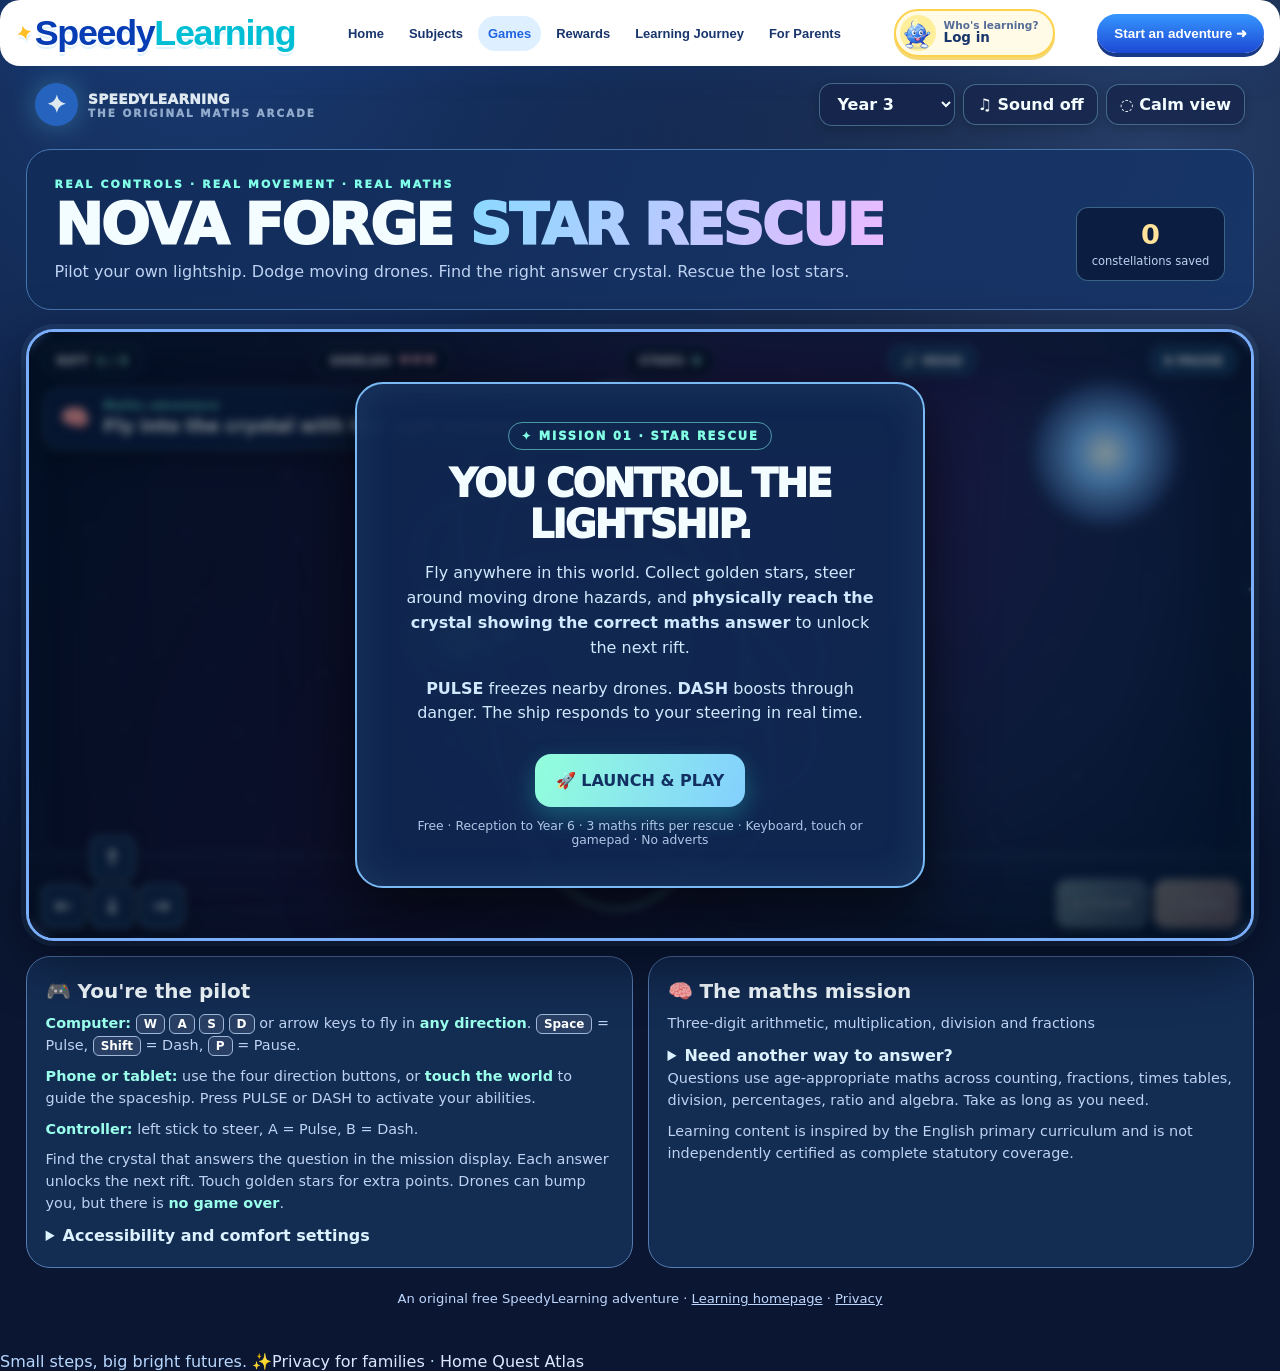
<file: games/index.html>
<!doctype html>
<html lang="en-GB">
<head>
<meta charset="utf-8">
<meta name="viewport" content="width=device-width,initial-scale=1,viewport-fit=cover">
<meta name="theme-color" content="#f3f8ff">
<meta name="description" content="Nova Forge: Star Rescue. A free, hands-on 2D space adventure with live spaceship controls, moving drones, crystals and real Maths missions from Reception to Year 6.">
<title>Nova Forge: Star Rescue | Interactive Maths Arcade | SpeedyLearning</title>
<link rel="canonical" href="https://speedylearning.co.uk/games/">
<link rel="icon" href="/assets/speedy-icon.svg" type="image/svg+xml">
<link rel="manifest" href="/manifest.webmanifest">
<link rel="stylesheet" href="/games/expedition.css">
<script src="/games/maths-data.js" defer></script>
<script src="/games/expedition.js" defer></script>
<link rel="stylesheet" href="/assets/speedy-world.css"><link rel="stylesheet" href="/assets/speedy-pages.css"><link rel="stylesheet" href="/assets/speedy-profiles.css"><script src="/assets/speedy-world.js" defer></script><script src="/assets/speedy-profiles.js" defer></script>
</head>
<body>
<a class="skip" href="#playArea">Skip to the game</a>
<header class="sitehead">
  <a class="logo" href="/" aria-label="Back to SpeedyLearning">
    <span class="gem" aria-hidden="true">✦</span><span>SPEEDYLEARNING <small>THE ORIGINAL MATHS ARCADE</small></span>
  </a>
  <div class="headtools">
    <label for="year" class="screen-reader">School year</label>
    <select id="year" aria-label="Choose school year"></select>
    <button type="button" id="sound" aria-pressed="false">♫ Sound off</button>
    <button type="button" id="calm" aria-pressed="false">◌ Calm view</button>
  </div>
</header>
<main class="page" id="playArea">
  <div class="hero">
    <div>
      <div class="kicker">REAL CONTROLS · REAL MOVEMENT · REAL MATHS</div>
      <h1>NOVA FORGE <span>STAR RESCUE</span></h1>
      <p>Pilot your own lightship. Dodge moving drones. Find the right answer crystal. Rescue the lost stars.</p>
    </div>
    <div class="completed" aria-label="Rescues completed on this device">
      <strong id="totalSaved">0</strong><small>constellations saved</small>
    </div>
  </div>

  <section class="arena" aria-label="Nova Forge interactive space adventure">
    <canvas id="world" tabindex="0" aria-label="Interactive spaceship world. Fly using arrow keys or WASD, touchscreen arrows, or tap and drag to a position. Answer buttons are provided below as an alternative.">
      Canvas isn't supported here. You can play the maths challenges using the accessible answer buttons below.
    </canvas>
    <div class="vignette" aria-hidden="true"></div>

    <div class="gamehud">
      <div class="scoreline">
        <div class="stat">RIFT <strong class="value" id="level">1 / 3</strong></div>
        <div class="stat">SHIELDS <strong id="shield" aria-label="3 of 3 shields">♥♥♥</strong></div>
        <div class="stat">STARS <strong class="value" id="starCount">0</strong></div>
        <button class="stat read" type="button" id="read" title="Read out the maths question" aria-label="Read question aloud">🔊 READ</button>
        <button class="stat read" type="button" id="pause" aria-pressed="false">Ⅱ PAUSE</button>
      </div>
      <div class="questionbox">
        <span class="brain" aria-hidden="true">🧠</span>
        <div>
          <small id="skill">MATHEMATICS · STAR RESCUE</small>
          <strong id="question">Fly to the crystal with the correct maths answer.</strong>
        </div>
      </div>
    </div>

    <div class="game-message" id="message" role="status" aria-live="polite" hidden></div>

    <div class="gamecontrols" aria-label="Touch game controls">
      <div class="dpad" aria-label="Move the spaceship">
        <button class="up" type="button" id="up" aria-label="Move up">↑</button>
        <button class="left" type="button" id="left" aria-label="Move left">←</button>
        <button class="down" type="button" id="down" aria-label="Move down">↓</button>
        <button class="right" type="button" id="right" aria-label="Move right">→</button>
      </div>
      <div class="abilities">
        <button id="pulse" type="button" title="Send out a wave that disables nearby drones for a few seconds" disabled>◉ PULSE</button>
        <button id="dash" type="button" title="Burst forwards at high speed, briefly invulnerable" disabled>➤ DASH</button>
      </div>
    </div>

    <div class="overlay" id="intro">
      <div class="overlaybox">
        <span class="pill">✦ MISSION 01 · STAR RESCUE</span>
        <h2>YOU CONTROL THE LIGHTSHIP.</h2>
        <p>Fly anywhere in this world. Collect golden stars, steer around moving drone hazards, and <strong>physically reach the crystal showing the correct maths answer</strong> to unlock the next rift.</p>
        <p><strong>PULSE</strong> freezes nearby drones. <strong>DASH</strong> boosts through danger. The ship responds to your steering in real time.</p>
        <button class="primary" id="launch" type="button">🚀 LAUNCH & PLAY</button>
        <small>Free · Reception to Year 6 · 3 maths rifts per rescue · Keyboard, touch or gamepad · No adverts</small>
      </div>
    </div>
    <div class="overlay" id="paused" hidden>
      <div class="overlaybox">
        <span class="pill">THE LIGHTSHIP IS SAFE</span>
        <h2>PAUSED</h2>
        <p>No rush. Your mission will still be here.</p>
        <button id="resume" class="primary" type="button">▶ RESUME MISSION</button>
      </div>
    </div>
    <div class="overlay" id="victory" hidden>
      <div class="overlaybox">
        <span class="pill">✦ CONSTELLATION RESTORED ✦</span>
        <h2>YOU SAVED THE SKY!</h2>
        <p>Three correct maths answers, one successful rescue.</p>
        <div class="win-number"><span id="finalStars">0</span> ✦</div>
        <p><strong id="completedTotal">1</strong> constellations saved on this device</p>
        <button class="primary" id="replay" type="button">🚀 PLAY NEXT RESCUE</button>
        <small>Discover a fresh set of maths questions and keep exploring.</small>
      </div>
    </div>
  </section>

  <div class="lower">
    <section class="panel" aria-labelledby="controlsTitle">
      <h2 id="controlsTitle">🎮 You're the pilot</h2>
      <p><strong>Computer:</strong> <kbd>W</kbd> <kbd>A</kbd> <kbd>S</kbd> <kbd>D</kbd> or arrow keys to fly in <strong>any direction</strong>. <kbd>Space</kbd> = Pulse, <kbd>Shift</kbd> = Dash, <kbd>P</kbd> = Pause.</p>
      <p><strong>Phone or tablet:</strong> use the four direction buttons, or <strong>touch the world</strong> to guide the spaceship. Press PULSE or DASH to activate your abilities.</p>
      <p><strong>Controller:</strong> left stick to steer, A = Pulse, B = Dash.</p>
      <p>Find the crystal that answers the question in the mission display. Each answer unlocks the next rift. Touch golden stars for extra points. Drones can bump you, but there is <strong>no game over</strong>.</p>
      <details><summary>Accessibility and comfort settings</summary>
        <p>Sound is off by default; Calm view reduces visual movement. The game can be played using the keyboard, large touch buttons, a controller, or the answer buttons. Maths scores stay on this device. No accounts or chat with strangers.</p>
      </details>
    </section>
    <section class="panel" aria-labelledby="mathsTitle">
      <h2 id="mathsTitle">🧠 The maths mission</h2>
      <p id="focus">Reception to Year 6 maths adventures.</p>
      <details>
        <summary>Need another way to answer?</summary>
        <p>For children who cannot use the spaceship controls, these buttons select the same answer crystals and progress the mission. Flight is optional.</p>
        <p class="accessible-question" id="accessibleQuestion" aria-live="polite">Press Launch to begin the first maths rift.</p>
        <div class="answer-buttons" id="accessibleChoices" aria-label="Accessible crystal answer choices"></div>
        <p class="accessible-feedback" id="accessibleFeedback" role="status" aria-live="polite"></p>
      </details>
      <p>Questions use age-appropriate maths across counting, fractions, times tables, division, percentages, ratio and algebra. Take as long as you need.</p>
      <p class="note">Learning content is inspired by the English primary curriculum and is not independently certified as complete statutory coverage.</p>
    </section>
  </div>
  <footer class="footer">An original free SpeedyLearning adventure · <a href="/">Learning homepage</a> · <a href="/privacy.html">Privacy</a></footer>
</main>
</body>
</html>
</file>
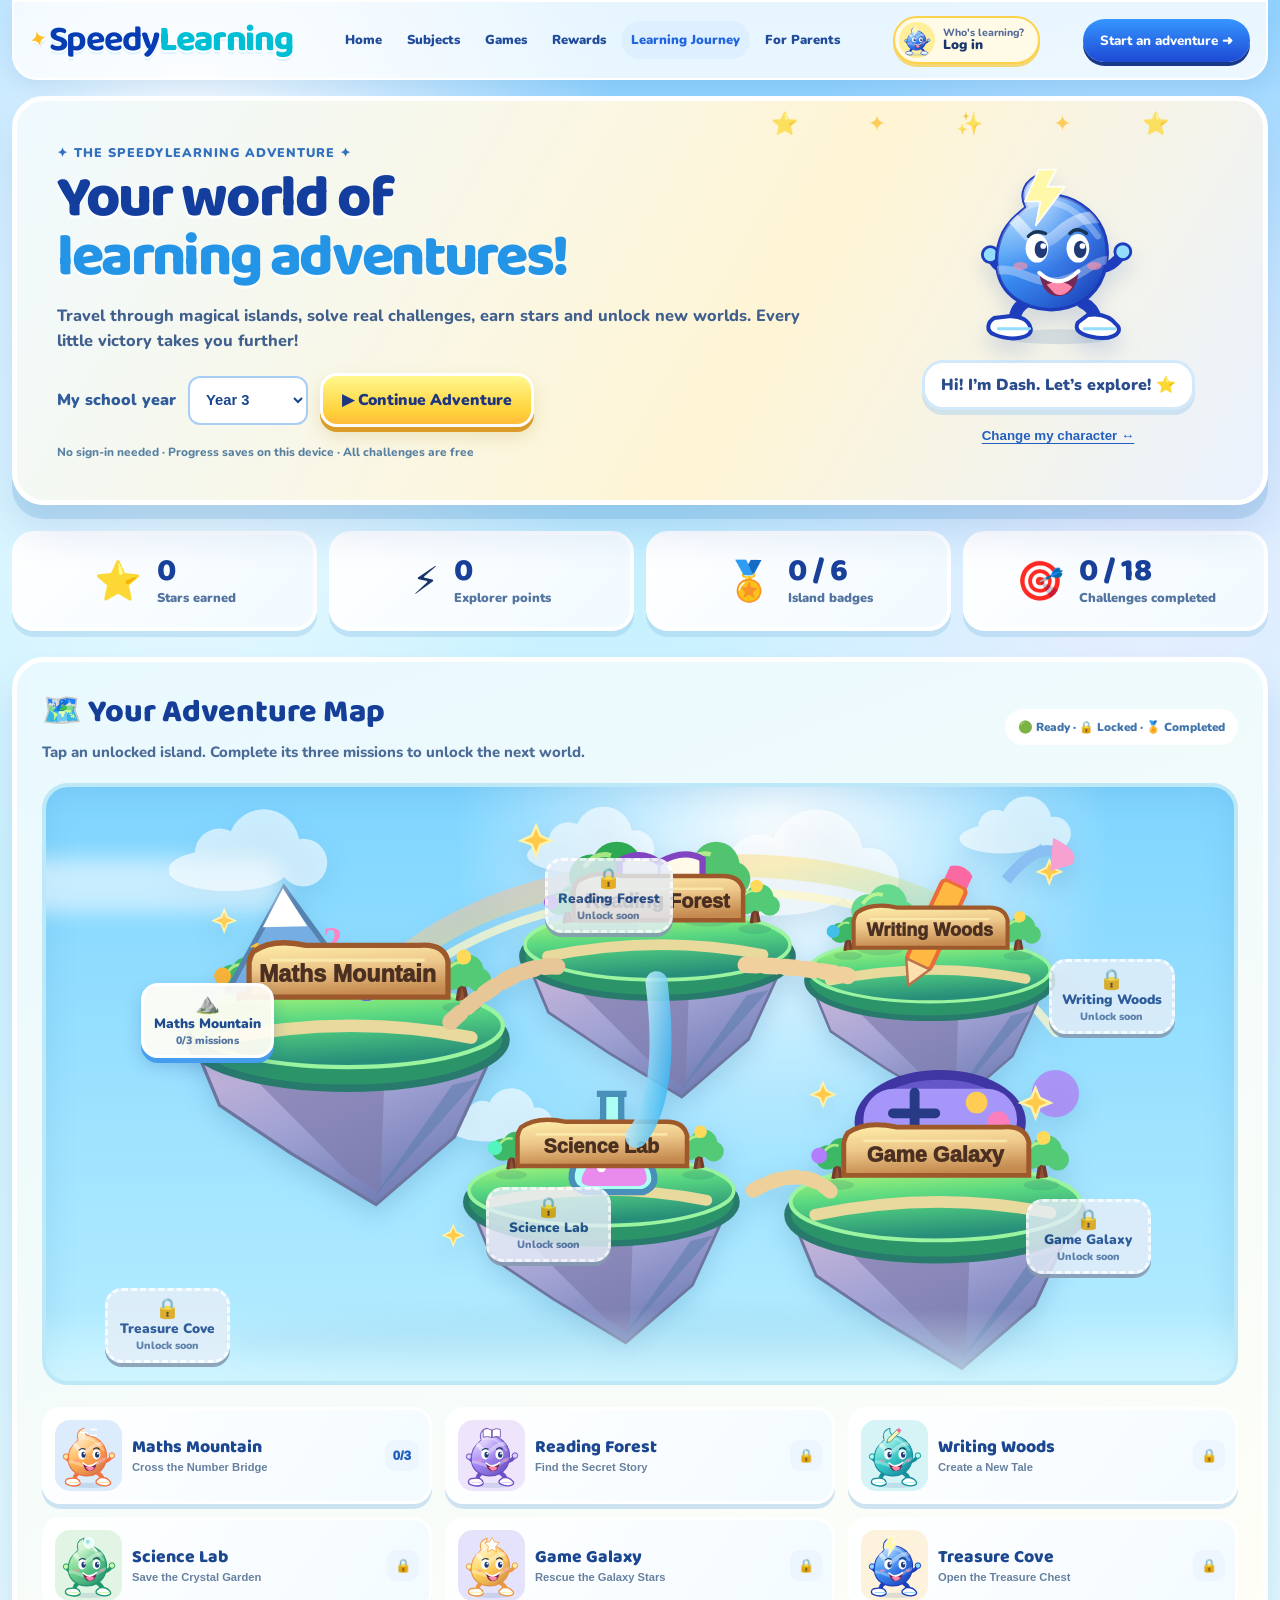
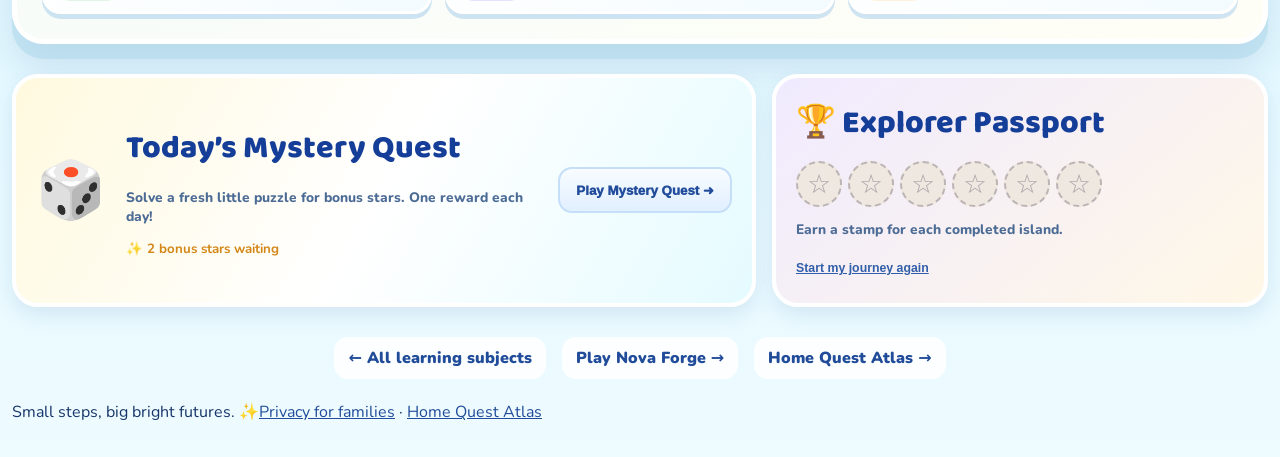
<file: journey/index.html>
<!doctype html>
<html lang="en-GB">
<head>
<meta charset="UTF-8"><meta name="viewport" content="width=device-width,initial-scale=1,viewport-fit=cover">
<meta name="theme-color" content="#bcecff"><meta name="description" content="Choose a mascot and explore a world of interactive maths, reading, writing, science and games. Earn stars and unlock islands.">
<title>Your Learning Adventure | SpeedyLearning</title>
<link rel="icon" type="image/svg+xml" href="/assets/speedy-icon.svg">
<link rel="stylesheet" href="https://fonts.googleapis.com/css2?family=Baloo+2:wght@600;700;800&family=Nunito:wght@500;700;800;900&display=swap">
<link rel="stylesheet" href="/assets/speedy-world.css">
<link rel="stylesheet" href="/journey/journey.css"><link rel="stylesheet" href="/assets/speedy-profiles.css">
<script src="/assets/speedy-world.js" defer></script><script src="/assets/speedy-profiles.js" defer></script>
<script src="/journey/journey.js" defer></script>
</head>
<body class="adventure-page">
<a class="skip-link" href="#adventure">Skip to adventure</a>
<main id="adventure">
<div class="adventure-loading" role="status">✨ Loading your adventure...</div>
</main>
<dialog id="missionDialog" class="mission-dialog" aria-labelledby="missionTitle"><div id="missionDialogBody"></div></dialog>
<div class="adventure-announcer sr-only" role="status" aria-live="polite" id="adventureAnnouncer"></div>
</body></html>
</file>
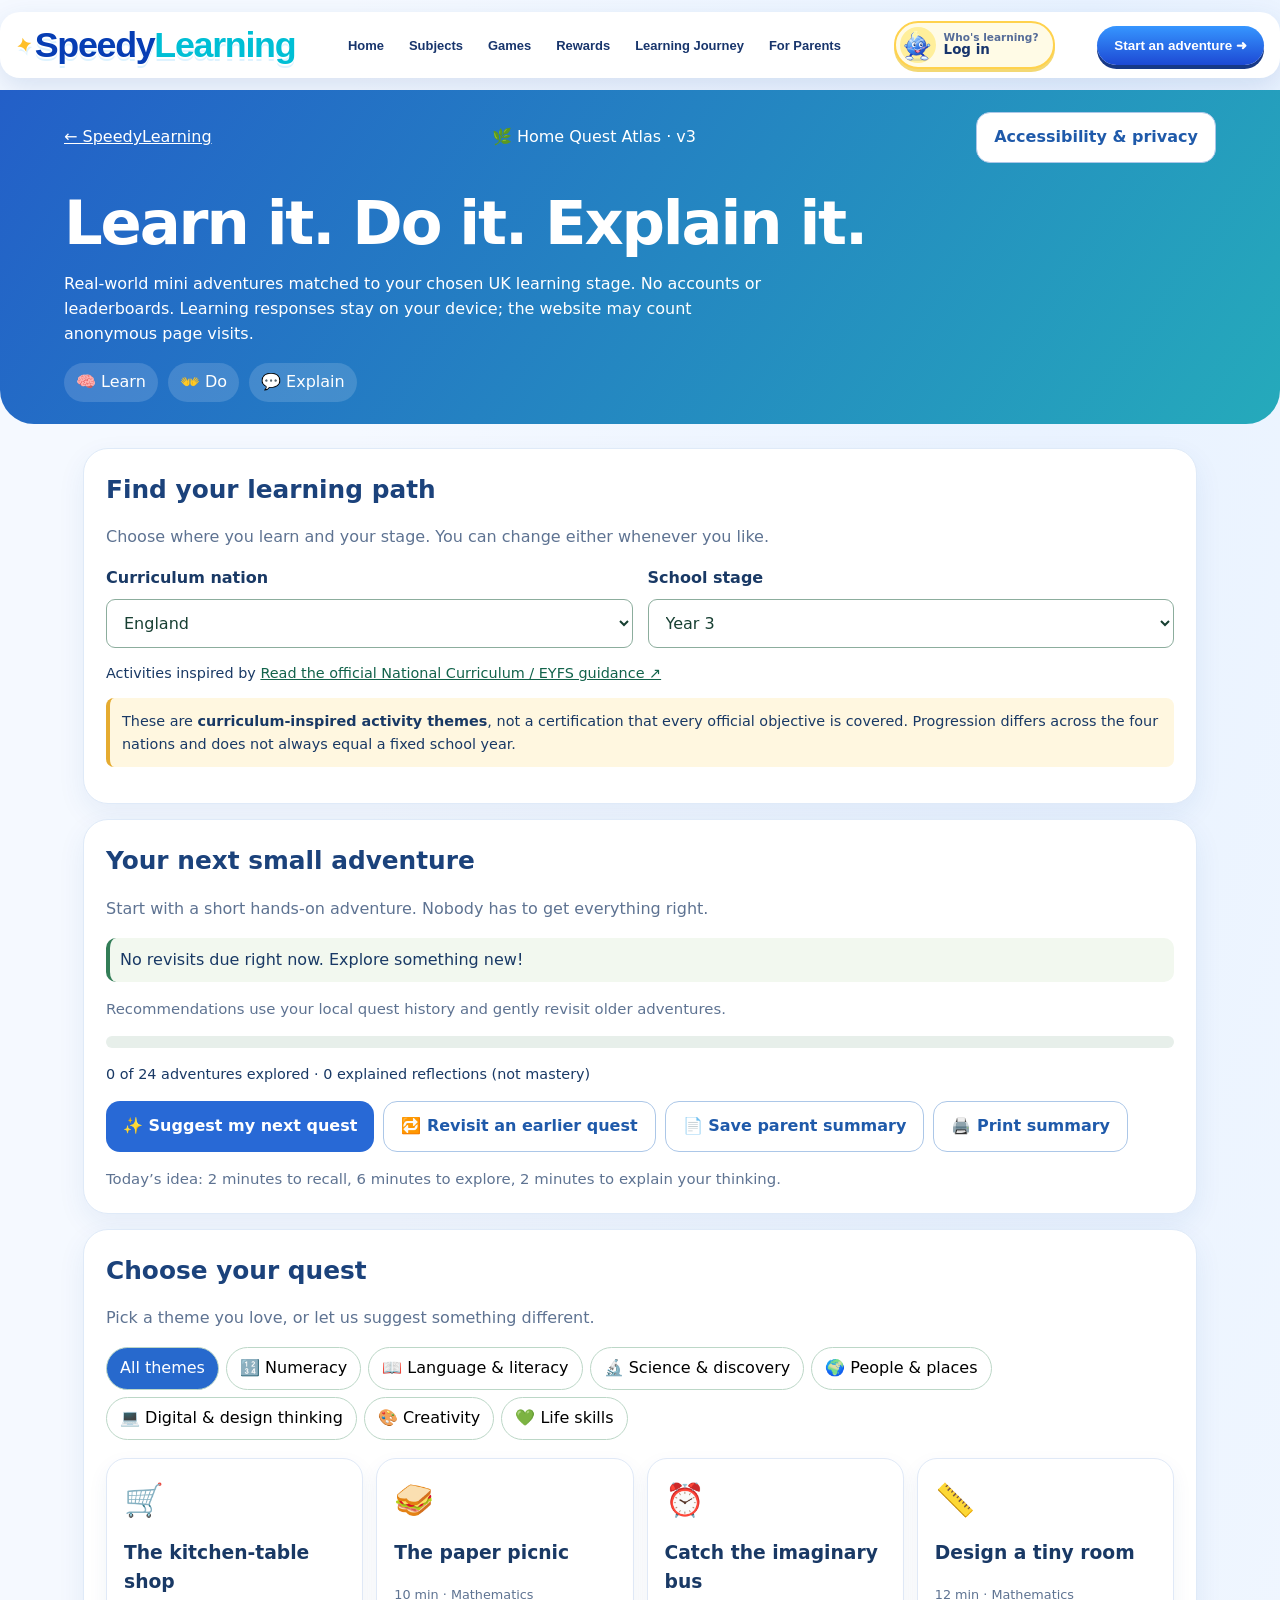
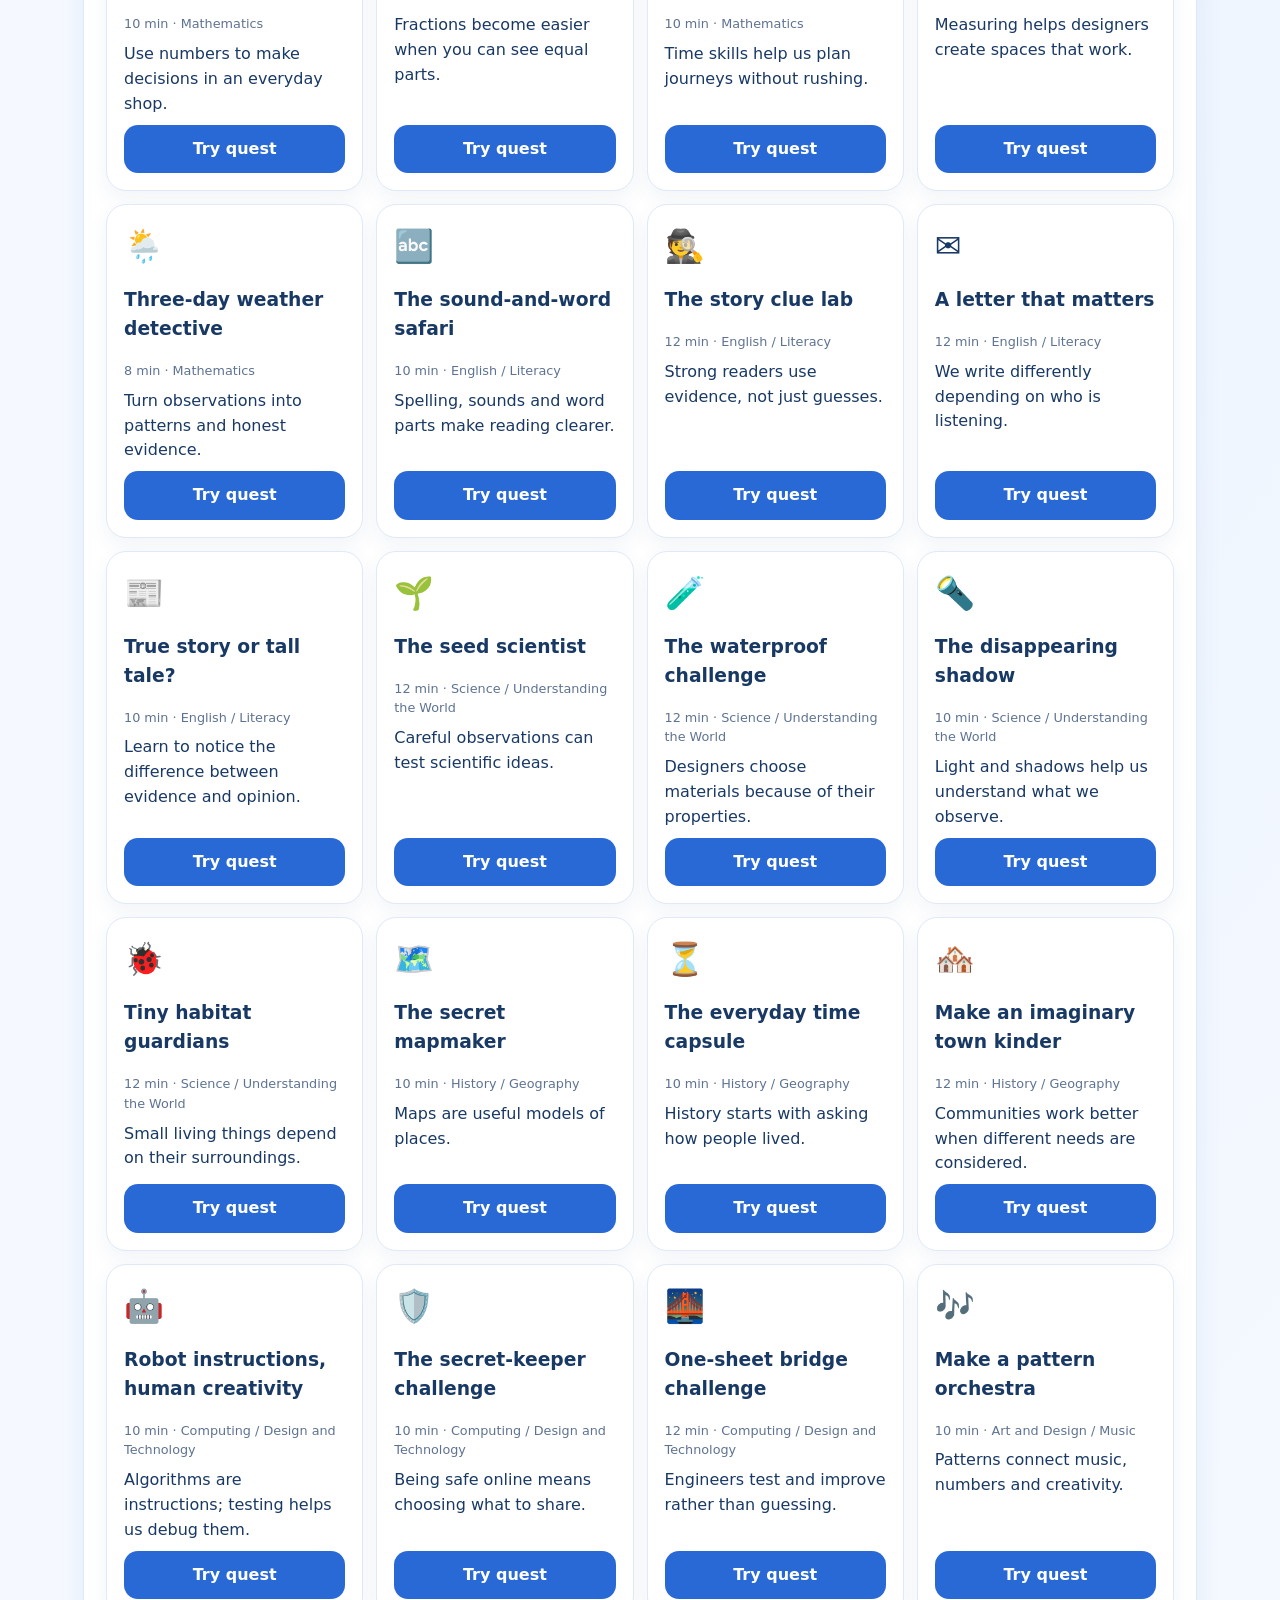
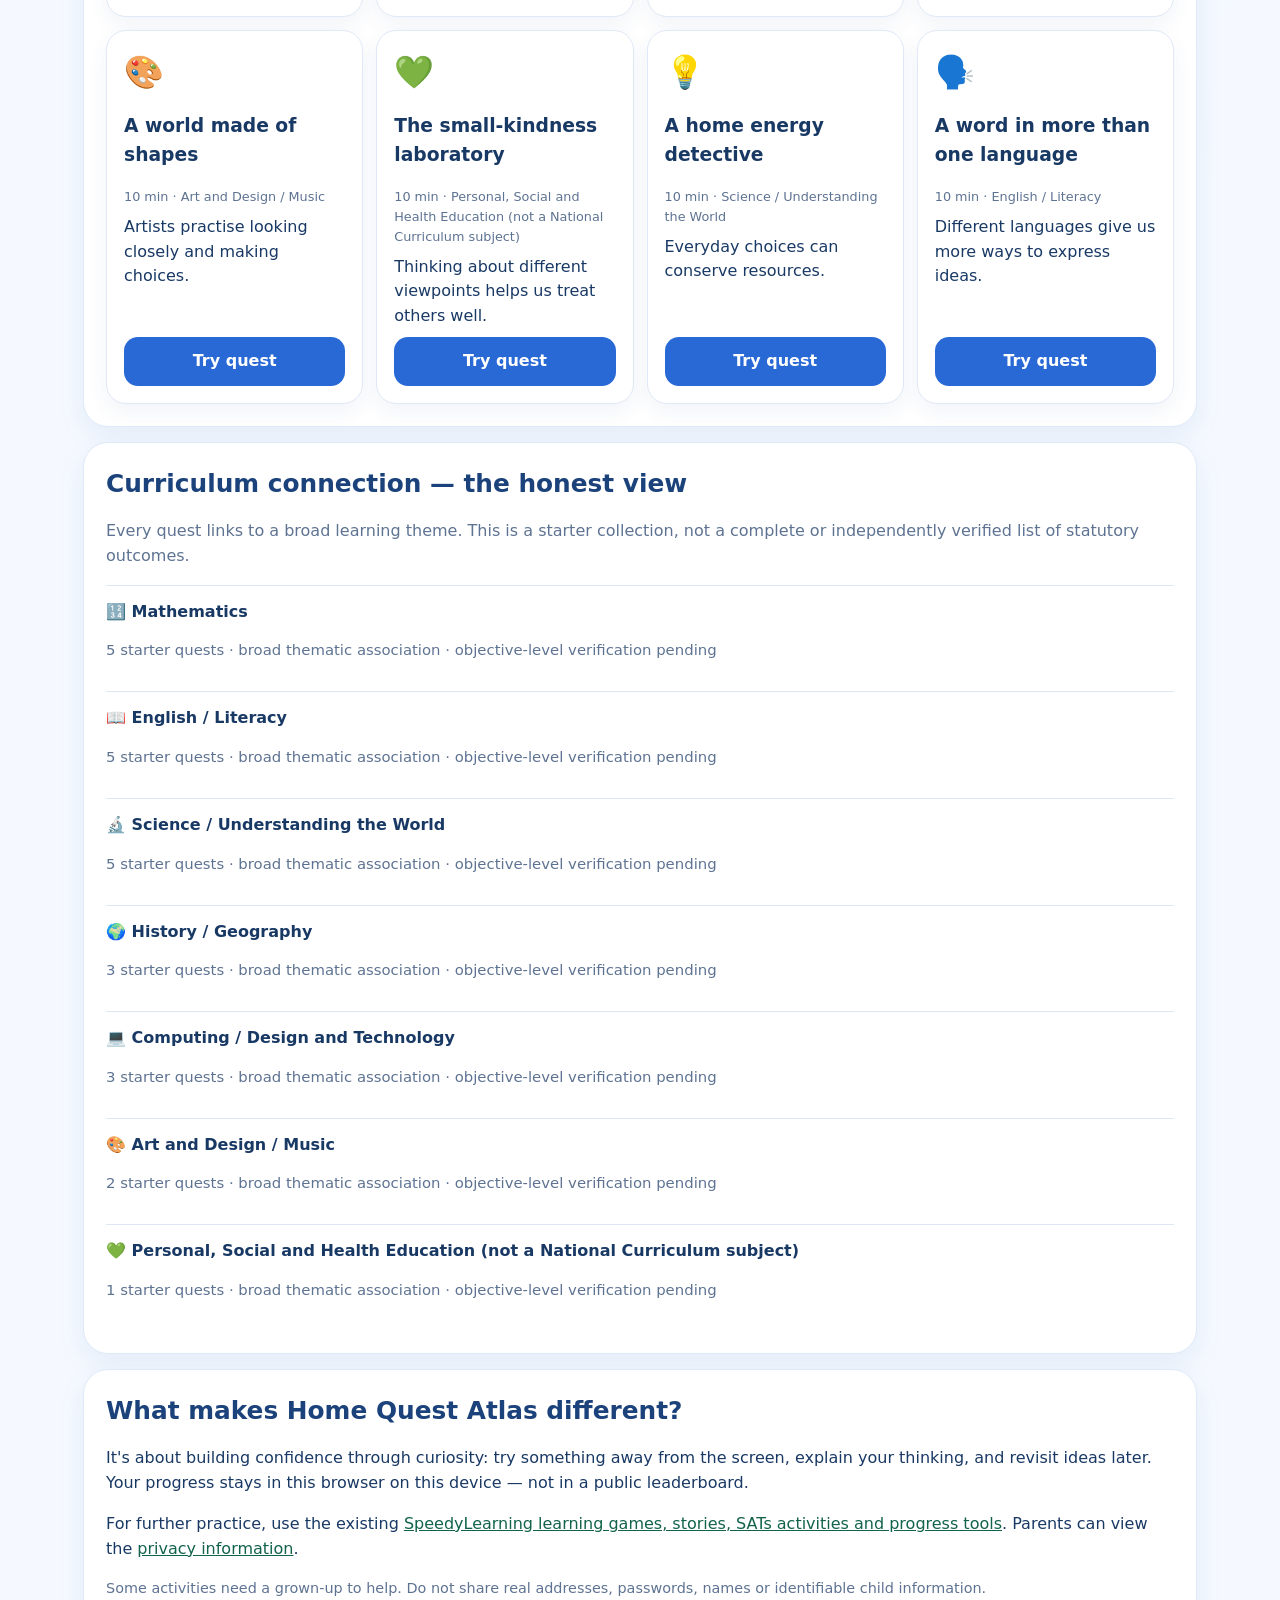
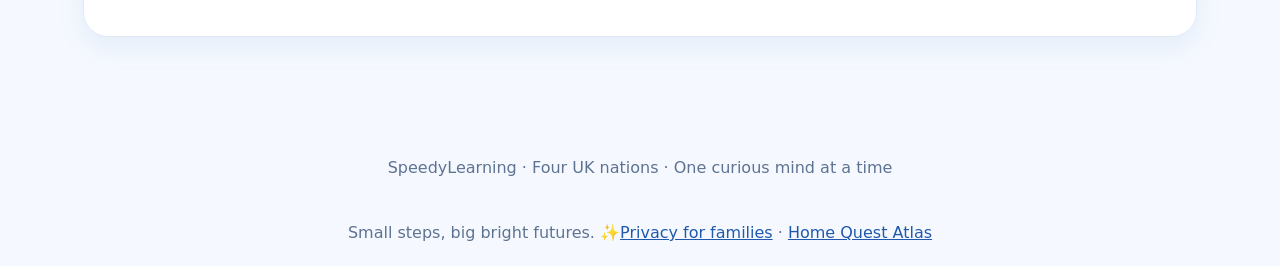
<file: quests/index.html>
<!doctype html>
<html lang="en-GB"><head><meta charset="utf-8"><meta name="viewport" content="width=device-width, initial-scale=1"><meta name="theme-color" content="#176a49"><meta name="description" content="SpeedyLearning Home Quest Atlas: curriculum-inspired, offline-friendly real-world learning for primary children in all four UK nations"><link rel="manifest" href="/manifest.webmanifest"><title>Home Quest Atlas | SpeedyLearning</title>
<style>
:root{--green:#155a43;--mint:#eaf5ee;--ink:#14342a;--soft:#67786f;--line:#d6e8dd;--gold:#f8c65b}*{box-sizing:border-box}body{margin:0;color:var(--ink);font:16px/1.55 system-ui,sans-serif;background:#f5f9f6}button,input,select{font:inherit}button{cursor:pointer}a{color:#12634b}header{background:linear-gradient(135deg,#13573f,#288567);color:white;padding:22px max(5vw,16px)}header a{color:white}header nav{display:flex;align-items:center;justify-content:space-between;gap:12px;flex-wrap:wrap}header h1{font-size:clamp(2rem,5vw,3.8rem);line-height:1.08;margin:28px 0 12px}header p{max-width:720px}main{max-width:1150px;margin:24px auto;padding:0 18px 60px}.surface{background:white;border:1px solid var(--line);border-radius:18px;padding:22px;margin:15px 0;box-shadow:0 8px 24px #14342a0c}h2{font-size:1.55rem;margin:0 0 10px}h3{margin:5px 0 10px}.sub{color:var(--soft)}.controls{display:grid;grid-template-columns:repeat(auto-fit,minmax(220px,1fr));gap:15px;margin:14px 0}label{font-weight:700;display:block;margin:0 0 8px}select{width:100%;padding:13px;border:1px solid #8cad9d;border-radius:9px;background:#fff;color:#173f32}.steps{display:grid;grid-template-columns:repeat(3,minmax(0,1fr));gap:12px}.step{border-radius:14px;background:var(--mint);padding:18px;border:1px solid var(--line)}.step strong{display:block;margin-bottom:9px}.step p{margin:0}.quest-grid{display:grid;grid-template-columns:repeat(auto-fill,minmax(230px,1fr));gap:13px}.quest{background:white;border:1px solid var(--line);border-radius:15px;padding:17px;display:flex;flex-direction:column;gap:8px;box-shadow:0 3px 12px #0001}.quest .emoji{font-size:2rem}.quest .tag{font-size:.8rem;color:var(--soft)}.quest p{flex:1;margin:0}.pill{display:inline-flex;align-items:center;gap:6px;background:#e1f2e8;padding:5px 10px;border-radius:25px;font-size:.8rem;font-weight:700}.primary{border:0;background:var(--green);color:white;border-radius:10px;padding:12px 17px;font-weight:700}.secondary{background:white;border:1px solid #97bdac;color:var(--green);border-radius:10px;padding:12px 17px;font-weight:700}.actions{display:flex;flex-wrap:wrap;gap:9px;margin:16px 0}#questDetail[hidden],#overview[hidden]{display:none}.hero-steps{display:flex;gap:10px;flex-wrap:wrap}.hero-steps span{background:#ffffff25;padding:7px 12px;border-radius:20px}.progress{height:12px;background:#e7efea;border-radius:20px;overflow:hidden}.progress>div{height:100%;background:#269768;border-radius:20px;transition:width .3s}#feedback{font-weight:600}#questList{scroll-margin-top:20px}#questDetail{scroll-margin-top:20px}.filters{display:flex;gap:7px;flex-wrap:wrap}.filters button{border:1px solid #bcd7c7;border-radius:30px;background:white;padding:8px 13px}.filters button[aria-pressed=true]{background:var(--green);color:white}.small{font-size:.9rem}.note{border-left:4px solid #e5ab30;background:#fff7e0;border-radius:8px;padding:12px}.quest small{color:var(--soft)}footer{color:var(--soft);padding:20px;text-align:center}@media(max-width:670px){.steps{grid-template-columns:1fr}header h1{margin-top:18px}.surface{padding:16px}}@media(prefers-reduced-motion:reduce){*,*::before,*::after{animation:none!important;transition:none!important}}:focus-visible{outline:3px solid #efb838;outline-offset:3px}

/* Quest Atlas v3: practical accessibility and calm progress */
.sr-only{position:absolute;width:1px;height:1px;padding:0;margin:-1px;overflow:hidden;clip:rect(0,0,0,0);white-space:nowrap;border:0}
.skip{position:absolute;left:-9999px;top:5px;z-index:99;background:#fff;color:#153e2e;padding:12px;border-radius:8px}.skip:focus{left:12px}
body.text-large{font-size:19px;line-height:1.75}body.text-large button{font-size:1.05em}
body.high-contrast{--green:#053c28;--mint:#fffef0;--ink:#061a12;--soft:#253a30;--line:#172f22;background:#fff}
body.no-motion *,body.no-motion *::before,body.no-motion *::after{scroll-behavior:auto!important;transition:none!important;animation:none!important}
.interactive-line{display:flex;gap:10px;align-items:center;flex-wrap:wrap;margin:12px 0}.choice{display:flex;flex-wrap:wrap;gap:10px}.choice button{flex:1;min-width:150px}
#accessPanel[hidden]{display:none}#accessPanel{background:#f8fdfa;color:#143a2e;padding:18px;border-radius:14px;border:2px solid #88b8a0;margin:12px 0}
#accessPanel label{font-weight:500;display:flex;align-items:center;gap:9px;margin:14px 0}#accessPanel input{width:21px;height:21px;accent-color:#136642}
.context{color:var(--soft);font-size:.93rem}.hint{padding:10px;border-radius:10px;background:#f2f8ef;border-left:4px solid #327d57}
.highlight{box-shadow:0 0 0 3px #facb58}.learning-area{border-top:1px solid var(--line);padding:14px 0}
#reportPrint{display:none}.surface strong{font-weight:750}
@media print{header nav,.actions,.filters,#accessToggle,#accessPanel,footer,.quest-grid,#questDetail,#questList,.note{display:none!important}body{background:white!important;color:#111}main{max-width:none}#reportPrint{display:block!important}.surface{box-shadow:none;border:1px solid #bbb;break-inside:avoid}}
</style><script src="/learning-paths-data.js" defer></script><script src="/quests/engine.js" defer></script><script src="/quests/quests.js" defer></script><link rel="stylesheet" href="/assets/speedy-world.css"><link rel="stylesheet" href="/assets/speedy-pages.css"><link rel="stylesheet" href="/assets/speedy-profiles.css"><script src="/assets/speedy-world.js" defer></script><script src="/assets/speedy-profiles.js" defer></script></head><body>
<a class="skip" href="#findTitle">Skip to learning choices</a><header><nav><a href="/" aria-label="Back to SpeedyLearning home">← SpeedyLearning</a><span>🌿 Home Quest Atlas · v3</span><button type="button" class="secondary" id="accessToggle" aria-expanded="false" aria-controls="accessPanel">Accessibility &amp; privacy</button></nav><h1>Learn it. Do it. Explain it.</h1><p>Real-world mini adventures matched to your chosen UK learning stage. No accounts or leaderboards. Learning responses stay on your device; the website may count anonymous page visits.</p><div class="hero-steps"><span>🧠 Learn</span><span>👐 Do</span><span>💬 Explain</span></div></header>
<main><div id="accessPanel" hidden aria-label="Learning accessibility and privacy preferences"><h2>Make learning comfortable</h2><label><input type="checkbox" id="largeToggle"> Larger, more readable text</label><label><input type="checkbox" id="contrastToggle"> High-contrast colours</label><label><input type="checkbox" id="motionToggle"> Reduce animations</label><p class="small sub">Your choices and adventure progress stay in this browser. Audio reads locally using your device voice if supported. <a href="/privacy.html">Read our privacy information</a>.</p><button type="button" id="resetLocal" class="secondary">Reset Home Quest Atlas progress on this device</button><p id="storageAlert" class="context" role="status"></p></div><section class="surface" aria-labelledby="findTitle"><h2 id="findTitle">Find your learning path</h2><p class="sub">Choose where you learn and your stage. You can change either whenever you like.</p><div class="controls"><div><label for="nation">Curriculum nation</label><select id="nation"></select></div><div><label for="stage">School stage</label><select id="stage"></select></div></div><div id="curriculum" class="small"></div><p class="note small">These are <strong>curriculum-inspired activity themes</strong>, not a certification that every official objective is covered. Progression differs across the four nations and does not always equal a fixed school year.</p></section>
<section class="surface" id="overview"><h2>Your next small adventure</h2><p class="sub" id="nextText">Choose a quest, then come back when you're ready.</p><p id="reviewText" role="status" class="hint"></p><p id="personalisationText" class="context"></p><div class="progress" role="progressbar" aria-label="Quests completed at this stage" aria-valuemin="0" aria-valuemax="100" aria-valuenow="0" id="progress" ><div id="progressFill" style="width:0"></div></div><p id="progressText" class="small"></p><div class="actions"><button class="primary" type="button" id="suggest">✨ Suggest my next quest</button><button class="secondary" type="button" id="practice">🔁 Revisit an earlier quest</button><button class="secondary" type="button" id="parentPrint">📄 Save parent summary</button><button class="secondary" type="button" id="printReport">🖨️ Print summary</button></div><div id="myPlan" class="context"></div></section>
<section id="questDetail" class="surface" hidden aria-live="polite"><div class="actions"><button id="backQuests" class="secondary" type="button">← Back to adventures</button></div><div id="detailBody"></div></section>
<section id="questList" class="surface"><h2>Choose your quest</h2><p class="sub">Pick a theme you love, or let us suggest something different.</p><div id="filters" class="filters" aria-label="Quest topics"></div><div id="cards" class="quest-grid" style="margin-top:18px"></div></section>
<section class="surface" id="coveragePanel" aria-labelledby="coverageTitle"><h2 id="coverageTitle">Curriculum connection — the honest view</h2><p class="sub">Every quest links to a broad learning theme. This is a starter collection, not a complete or independently verified list of statutory outcomes.</p><div id="coverageMap"></div></section>
<section class="surface" id="reportPrint" aria-labelledby="reportPrintTitle"><h2 id="reportPrintTitle">At-home learning report</h2><div id="printBody"></div></section>
<section class="surface"><h2>What makes Home Quest Atlas different?</h2><p>It's about building confidence through curiosity: try something away from the screen, explain your thinking, and revisit ideas later. Your progress stays in this browser on this device — not in a public leaderboard.</p><p>For further practice, use the existing <a href="/">SpeedyLearning learning games, stories, SATs activities and progress tools</a>. Parents can view the <a href="/privacy.html">privacy information</a>.</p><p class="small sub">Some activities need a grown-up to help. Do not share real addresses, passwords, names or identifiable child information.</p></section></main><footer>SpeedyLearning · Four UK nations · One curious mind at a time</footer></body></html>
</file>
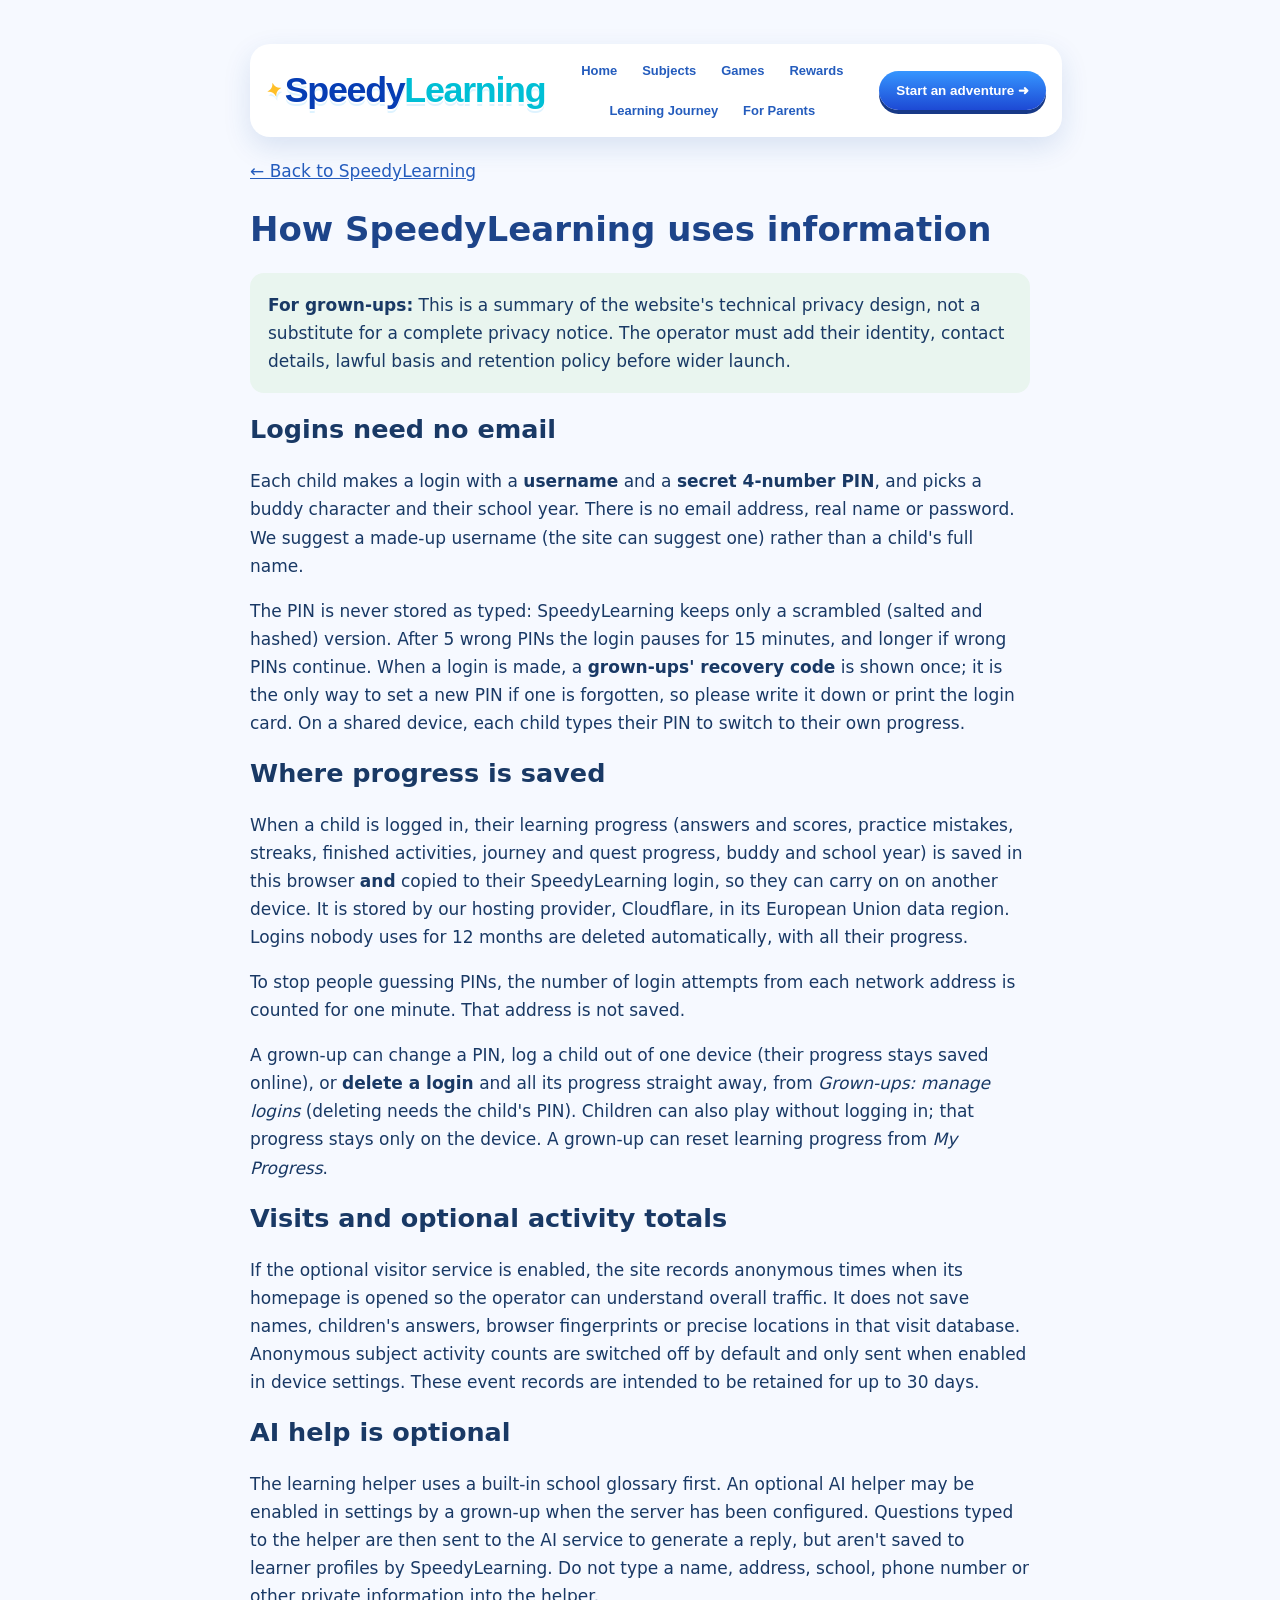
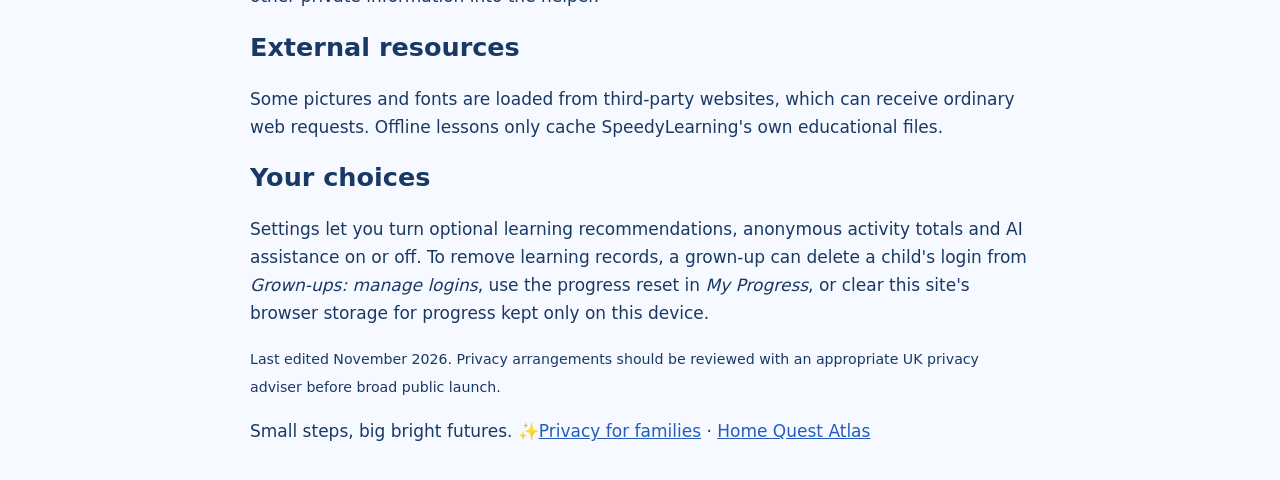
<file: privacy.html>
<!doctype html><html lang="en-GB"><head><meta charset="utf-8"><meta name="viewport" content="width=device-width,initial-scale=1"><title>Privacy and data at SpeedyLearning</title><meta name="robots" content="index,follow"><style>body{margin:auto;max-width:780px;padding:35px 22px;font:17px/1.65 system-ui,Arial;color:#18362a;background:#f7faf7}h1,h2{line-height:1.25}a{color:#065a3a}.note{background:#e9f5ef;padding:18px;border-radius:14px}</style><link rel="stylesheet" href="/assets/speedy-world.css"><link rel="stylesheet" href="/assets/speedy-pages.css"><script src="/assets/speedy-world.js" defer></script></head><body><p><a href="/">← Back to SpeedyLearning</a></p><h1>How SpeedyLearning uses information</h1><p class="note"><strong>For grown-ups:</strong> This is a summary of the website's technical privacy design, not a substitute for a complete privacy notice. The operator must add their identity, contact details, lawful basis and retention policy before wider launch.</p><h2>Logins need no email</h2><p>Each child makes a login with a <b>username</b> and a <b>secret 4-number PIN</b>, and picks a buddy character and their school year. There is no email address, real name or password. We suggest a made-up username (the site can suggest one) rather than a child's full name.</p><p>The PIN is never stored as typed: SpeedyLearning keeps only a scrambled (salted and hashed) version. After 5 wrong PINs the login pauses for 15 minutes, and longer if wrong PINs continue. When a login is made, a <b>grown-ups' recovery code</b> is shown once; it is the only way to set a new PIN if one is forgotten, so please write it down or print the login card. On a shared device, each child types their PIN to switch to their own progress.</p><h2>Where progress is saved</h2><p>When a child is logged in, their learning progress (answers and scores, practice mistakes, streaks, finished activities, journey and quest progress, buddy and school year) is saved in this browser <b>and</b> copied to their SpeedyLearning login, so they can carry on on another device. It is stored by our hosting provider, Cloudflare, in its European Union data region. Logins nobody uses for 12 months are deleted automatically, with all their progress.</p><p>To stop people guessing PINs, the number of login attempts from each network address is counted for one minute. That address is not saved.</p><p>A grown-up can change a PIN, log a child out of one device (their progress stays saved online), or <b>delete a login</b> and all its progress straight away, from <em>Grown-ups: manage logins</em> (deleting needs the child's PIN). Children can also play without logging in; that progress stays only on the device. A grown-up can reset learning progress from <em>My Progress</em>.</p><h2>Visits and optional activity totals</h2><p>If the optional visitor service is enabled, the site records anonymous times when its homepage is opened so the operator can understand overall traffic. It does not save names, children's answers, browser fingerprints or precise locations in that visit database. Anonymous subject activity counts are switched off by default and only sent when enabled in device settings. These event records are intended to be retained for up to 30 days.</p><h2>AI help is optional</h2><p>The learning helper uses a built-in school glossary first. An optional AI helper may be enabled in settings by a grown-up when the server has been configured. Questions typed to the helper are then sent to the AI service to generate a reply, but aren't saved to learner profiles by SpeedyLearning. Do not type a name, address, school, phone number or other private information into the helper.</p><h2>External resources</h2><p>Some pictures and fonts are loaded from third-party websites, which can receive ordinary web requests. Offline lessons only cache SpeedyLearning's own educational files.</p><h2>Your choices</h2><p>Settings let you turn optional learning recommendations, anonymous activity totals and AI assistance on or off. To remove learning records, a grown-up can delete a child's login from <em>Grown-ups: manage logins</em>, use the progress reset in <em>My Progress</em>, or clear this site's browser storage for progress kept only on this device.</p><p><small>Last edited November 2026. Privacy arrangements should be reviewed with an appropriate UK privacy adviser before broad public launch.</small></p></body></html>
</file>
<file: games/expedition.css>
/* Nova Forge: Star Rescue — built for physical play on phones, tablets and desktops */
:root{color-scheme:dark;--ink:#f3fcff;--muted:#bed2f2;--mint:#6bfbe5;--gold:#ffe39a;--panel:#0a1939;--line:#8cd5f061}
*{box-sizing:border-box}
html{scroll-behavior:smooth}
body{margin:0;color:var(--ink);font-family:system-ui,-apple-system,"Segoe UI",sans-serif;
 background:radial-gradient(ellipse at 80% -10%,#234d89 0,transparent 52%),
 radial-gradient(ellipse at 0 50%,#2a194e 0,transparent 51%),#050b1d;min-height:100svh}
[hidden]{display:none!important}button,select{font:inherit}button{cursor:pointer}
a{color:inherit;text-decoration:none}
button:focus-visible,a:focus-visible,select:focus-visible,summary:focus-visible,canvas:focus-visible{
 outline:3px solid #ffe187;outline-offset:3px}
.skip{position:absolute;left:10px;top:-80px;padding:10px;background:white;color:#102239;z-index:100}
.skip:focus{top:10px}
.sitehead{display:flex;align-items:center;justify-content:space-between;gap:15px;flex-wrap:wrap;
 max-width:1440px;margin:auto;padding:17px clamp(12px,3vw,35px)}
.logo{display:flex;align-items:center;gap:10px;font-weight:950;font-size:1rem;letter-spacing:.02em}
.logo .gem{height:43px;width:43px;border-radius:13px;background:linear-gradient(130deg,#55f5db,#646af9);
 display:grid;place-items:center;font-size:1.5rem;box-shadow:0 0 28px #65d2f866}
.logo small{display:block;color:#9eb7d8;font-size:.65rem;letter-spacing:.19em}
.headtools{display:flex;align-items:center;gap:8px;flex-wrap:wrap}
button,select{border:1px solid var(--line);border-radius:12px;background:#17264ccf;color:var(--ink);
 padding:10px 13px;font-weight:850;box-shadow:0 3px 11px #0003}
button:hover:not(:disabled){background:#234672;border-color:#77f6e2}
button:disabled{opacity:.48;cursor:not-allowed}
select{max-width:136px;background:#16254b}
option{background:#15234a;color:white}
.primary{background:linear-gradient(130deg,#61ffdd,#58beff);border:0;
 color:#06243c;box-shadow:0 9px 25px #2cdbd94e}
.primary:hover:not(:disabled){background:linear-gradient(130deg,#b0ffed,#7cd3ff);color:#031729}
.page{max-width:1440px;margin:auto;padding:0 clamp(10px,2vw,28px) 38px}
.hero{display:flex;align-items:end;justify-content:space-between;gap:10px;margin:0 0 14px}
.kicker{color:#80ffe9;font-size:.68rem;font-weight:950;letter-spacing:.2em}
h1{font-size:clamp(2.1rem,4.5vw,4.7rem);line-height:1;letter-spacing:-.065em;
 margin:6px 0;font-weight:1000}
h1 span{background:linear-gradient(120deg,#62ffe3,#6caaff,#dbacff);
 -webkit-background-clip:text;background-clip:text;color:transparent}
.hero p{color:var(--muted);margin:7px 0 0;font-size:clamp(.85rem,1.25vw,1.1rem)}
.completed{background:#0b1e41;padding:11px 15px;border:1px solid var(--line);
 border-radius:12px;text-align:center;min-width:125px}
.completed strong{display:block;font-size:1.7rem;color:var(--gold)}
.completed small{color:var(--muted);font-size:.72rem}
.arena{position:relative;height:min(68svh,700px);min-height:470px;overflow:hidden;isolation:isolate;
 border:2px solid #78beec75;border-radius:23px;
 box-shadow:0 16px 85px #0009,0 0 0 5px #2f477a44;background:#061630}
#world{display:block;width:100%;height:100%;touch-action:none;outline-offset:-5px}
.vignette{position:absolute;pointer-events:none;inset:0;z-index:1;
 box-shadow:inset 0 0 100px #02091bb0,inset 0 9px 35px #57bbfa20}
.gamehud{position:absolute;top:13px;left:14px;right:14px;z-index:3;pointer-events:none}
.scoreline{display:flex;align-items:center;gap:8px;flex-wrap:wrap;justify-content:space-between}
.scoreline .read{pointer-events:auto;background:#143e66cf}
.stat{padding:7px 13px;background:#07162ecf;border:1px solid #8ccff65a;border-radius:12px;
 backdrop-filter:blur(12px);display:flex;align-items:center;gap:7px;font-size:.81rem;font-weight:850}
.stat .value{color:#9cffed}
#shield{color:#ffb5ca;letter-spacing:.1em}
.questionbox{display:flex;align-items:center;gap:14px;max-width:min(850px,100%);
 margin:12px 0 0;padding:11px 16px;border:1px solid #7bcce66e;border-radius:14px;
 background:linear-gradient(105deg,#0c2046ed,#102a4ccb);backdrop-filter:blur(13px);
 box-shadow:0 8px 30px #0005}
.questionbox .brain{font-size:1.5rem;flex:0 0 auto}
.questionbox small{display:block;color:#72ffe2;font-size:.63rem;font-weight:900;letter-spacing:.13em;margin-bottom:3px}
.questionbox strong{display:block;font-size:clamp(.95rem,1.4vw,1.35rem);line-height:1.3;font-weight:900}
.game-message{position:absolute;z-index:4;bottom:116px;left:50%;transform:translateX(-50%);
 max-width:min(720px,calc(100% - 30px));padding:10px 20px;text-align:center;
 border-radius:15px;background:#061b3de8;border:1px solid #64ffe8a8;color:#e5ffff;
 font-weight:800;font-size:clamp(.76rem,1.1vw,1rem);box-shadow:0 8px 28px #0009;pointer-events:none}
.gamecontrols{position:absolute;z-index:5;bottom:10px;left:12px;right:12px;
 display:flex;align-items:end;justify-content:space-between;gap:10px;pointer-events:none}
.gamecontrols button{pointer-events:auto;touch-action:none;user-select:none;-webkit-user-select:none;
 border-color:#92d5f1a1;background:#122d51ee;box-shadow:0 8px 19px #0006}
.gamecontrols .pressed{border-color:#fff5af;background:#3e80ac}
.dpad{display:grid;grid-template-columns:repeat(3,45px);grid-template-rows:repeat(2,44px);gap:4px}
.dpad button{font-size:1.3rem;padding:0;border-radius:11px}
.dpad .up{grid-column:2;grid-row:1}
.dpad .left{grid-column:1;grid-row:2}
.dpad .down{grid-column:2;grid-row:2}
.dpad .right{grid-column:3;grid-row:2}
.abilities{display:flex;align-items:end;gap:6px;flex-wrap:wrap;justify-content:flex-end}
.abilities button{min-height:49px;padding:10px 14px;font-size:.8rem;min-width:83px}
.abilities #pulse{background:linear-gradient(130deg,#5fe1d6,#2668b2);color:#021a35}
.abilities #dash{background:linear-gradient(130deg,#ffd778,#ed7d7a);color:#301927}
.abilities #pulse:disabled,.abilities #dash:disabled{filter:grayscale(.65);color:#ddd}
.overlay{position:absolute;z-index:7;inset:0;display:flex;justify-content:center;align-items:center;
 padding:clamp(12px,3vw,34px);background:#02091772;backdrop-filter:blur(4px)}
.overlaybox{width:min(570px,100%);text-align:center;padding:clamp(22px,3vw,42px);
 border-radius:24px;border:1px solid #7df7ec8a;background:linear-gradient(145deg,#152c5ce8,#071731f5);
 box-shadow:0 20px 65px #000b,inset 0 0 40px #80d9fd1a}
.pill{display:inline-block;border:1px solid #7fffee89;border-radius:50px;padding:6px 12px;
 font-size:.72rem;font-weight:950;color:#82ffe4;letter-spacing:.16em}
.overlaybox h2{font-size:clamp(1.65rem,3vw,3rem);letter-spacing:-.045em;line-height:1.06;
 font-weight:1000;margin:14px 0 9px}
.overlaybox p{color:#d1e9ff;line-height:1.55}
.overlaybox button{min-height:53px;min-width:190px;padding:14px 21px;margin:12px 0;font-size:1rem}
.overlaybox small{display:block;color:#afc7e7;font-size:.77rem}
.overlaybox .win-number{font-size:3rem;color:#ffe6aa;font-weight:1000}
.lower{display:grid;grid-template-columns:1fr 1fr;gap:15px;margin:15px 0}
.panel{border:1px solid #678ab477;border-radius:19px;padding:19px;
 background:#101f40e8;line-height:1.52}
.panel h2{margin:0 0 7px;font-size:1.25rem}
.panel p{font-size:.9rem;color:var(--muted);margin:0 0 9px}
.panel strong{color:#9affeb}
kbd{display:inline-block;padding:2px 7px;border:1px solid #9eb9d9;border-radius:6px;background:#293f63;
 color:white;font:800 .75rem system-ui}
details summary{cursor:pointer;font-weight:850;color:#dcf3ff}
.answer-buttons{display:flex;flex-wrap:wrap;gap:9px;margin:12px 0}
.answer-button{min-width:70px;padding:11px}
.note{font-size:.79rem;color:#b2c3dc}
.footer{padding:8px;text-align:center;color:#b5c9df;font-size:.82rem}
.footer a{text-decoration:underline}
@media(max-width:760px){
 .hero .completed{display:none}
 .sitehead{padding:12px}.logo small{font-size:.57rem}
 .headtools{gap:5px}.headtools button,.headtools select{font-size:.73rem;padding:8px}
 .hero h1{font-size:clamp(1.85rem,7vw,2.5rem)}
 .arena{height:72svh;min-height:500px;max-height:780px;border-radius:17px}
 .gamehud{top:8px;left:8px;right:8px}
 .stat{padding:6px 8px;font-size:.7rem;gap:3px}
 .scoreline{gap:4px}
 .scoreline .read{padding:5px 9px;font-size:.71rem}
 .questionbox{margin-top:8px;padding:9px 11px;gap:9px}
 .questionbox .brain{font-size:1.2rem}
 .questionbox small{font-size:.58rem}
 .questionbox strong{font-size:.89rem}
 .game-message{bottom:123px;padding:8px 11px;font-size:.75rem}
 .lower{grid-template-columns:1fr}
 .abilities button{min-width:67px;min-height:44px;padding:7px 9px;font-size:.7rem}
 .dpad{grid-template-columns:repeat(3,42px);grid-template-rows:repeat(2,42px)}
}
@media(max-width:380px){
 .headtools #calm{display:none}
 .stat{font-size:.67rem}
 .abilities button{min-width:55px;padding:7px 6px;font-size:.66rem}
 .dpad{grid-template-columns:repeat(3,39px);grid-template-rows:repeat(2,39px)}
 .game-message{bottom:115px}
}
@media(prefers-reduced-motion:reduce){
 *,*::before,*::after{scroll-behavior:auto!important;animation:none!important;transition:none!important}
}
.screen-reader{position:absolute!important;width:1px;height:1px;padding:0;overflow:hidden;clip:rect(0,0,0,0);white-space:nowrap;border:0}

.accessible-question{background:#0c2849;border:1px solid #7eddf277;
 border-radius:12px;padding:13px;margin:12px 0;color:#fff!important;
 font-size:1.05rem!important;line-height:1.4!important;font-weight:900}
.accessible-feedback{min-height:25px;color:#96ffe9!important;font-weight:800;font-size:.83rem!important}
</file>
<file: assets/speedy-world.css>
/* SpeedyLearning visual world selected by the site owner; responsive and interactive. */
:root{--speed-blue:#2462dd;--speed-navy:#142b60;--speed-yellow:#ffd84e;--speed-ink:#172e68;--speed-shadow:0 10px 28px #174e9a22}
html{scroll-behavior:smooth}
body.speedy-world{--bg:#e5f6ff;--card:white;--ink:#17366a;--muted:#4d6391;--line:#cfe5fb;--accent:#2465de;--accent-ink:#fff;--soft:#ecf7ff;--shadow:var(--speed-shadow);background:radial-gradient(circle at 5% 18%,#fff 0,transparent 28%),radial-gradient(circle at 90% 30%,#ecdeff,transparent 30%),linear-gradient(180deg,#86ccff,#c4f1ff 42%,#e3f9ff)!important;color:#183869;font-family:"Nunito",system-ui,sans-serif;padding:0 18px 28px!important}
body.speedy-world>h1,body.speedy-world>#sub{display:none}
body.speedy-world .speed-top{width:min(1480px,100%);margin:0 auto 8px;background:#fffffff2;padding:10px clamp(14px,3vw,40px);border-radius:0 0 28px 28px;border:0;box-shadow:0 5px 20px #4c8cd51c;position:relative;z-index:30}
.speed-top{width:min(1280px,100%);display:flex;justify-content:space-between;align-items:center;gap:10px;margin:9px auto 20px;padding:9px 16px;background:#fff;border-radius:20px;box-shadow:var(--speed-shadow);font:800 14px "Nunito",sans-serif}
.speed-top a{text-decoration:none;color:#18356c}
.speed-logo{display:inline-flex;align-items:center;white-space:nowrap;font-family:"Baloo 2","Nunito",sans-serif;font-weight:800;letter-spacing:-1.3px;font-size:clamp(1.6rem,2.8vw,2.35rem);text-shadow:0 2px 0 #fff,0 4px 0 #def3ff}
.speed-logo b{color:#063db4}.speed-logo em{font-style:normal;color:#00bfd5}.speed-logo .logo-spark{color:#ffbf28;font-size:1.2rem;transform:rotate(-15deg);margin-right:4px}
.speed-top nav{display:flex;align-items:center;justify-content:center;gap:5px;flex-wrap:wrap}
.speed-top nav a{font-size:.81rem;font-weight:900;padding:10px 10px;border-radius:30px}
.speed-top nav a:hover,.speed-top nav a[aria-current=page]{background:#deefff;color:#2165df}
.speed-nav-cta{white-space:nowrap;border-radius:25px;background:linear-gradient(180deg,#3696ff,#1d49d4);color:#fff!important;font-size:.84rem;padding:12px 17px;box-shadow:0 4px 0 #173987}
.speed-nav-cta:hover{filter:brightness(1.07)}
body.speedy-world .speed-homehero{width:min(1480px,100%);min-height:530px;margin:0 auto;display:grid;grid-template-columns:minmax(335px,.47fr) minmax(0,.85fr);align-items:stretch;gap:0;border:0;border-radius:30px 30px 8px 8px;box-shadow:none;background:radial-gradient(ellipse at 30% 0%,#fff 0,transparent 47%),radial-gradient(ellipse at 88% 0%,#fff 0,transparent 36%),linear-gradient(180deg,#7bd4ff,#bceeff 53%,#e7fcff);position:relative;padding:clamp(18px,3vw,38px);overflow:hidden}
.speed-homehero:before{content:"";position:absolute;width:620px;height:160px;left:-110px;bottom:-125px;background:#fff;border-radius:50%;filter:blur(3px);opacity:.75}
.speed-homehero:after{content:"✦   ⭐       ✦";color:#ffbf3a;position:absolute;right:8%;top:5%;font-size:25px;letter-spacing:70px;opacity:.9;pointer-events:none}
.speed-homehero .speed-copy{z-index:4;position:relative;display:flex;flex-direction:column;align-items:start;justify-content:center;padding:0 0 7px}
.speed-hello{font-size:.81rem;color:#2163ab;font-weight:950;letter-spacing:.045em;background:#ffffffe3;border-radius:40px;padding:8px 13px;box-shadow:0 3px 10px #438bd221}
.speed-homehero h2{font:1000 clamp(2.7rem,4.4vw,5.15rem)/.93 "Baloo 2","Trebuchet MS",system-ui,sans-serif;color:#05319b;margin:16px 0 17px;letter-spacing:-.055em;text-shadow:0 3px 0 #fff,0 5px 0 #ccf2ff}
.speed-homehero h2 strong{display:block;color:#2382ed}
.speed-homehero h2>span{display:block;font-size:.58em;line-height:1.18;letter-spacing:-.035em;color:#092f85}
.speed-homehero p{max-width:370px;font-size:clamp(.95rem,1.4vw,1.13rem);font-weight:850;line-height:1.5;color:#28477f;margin:0 0 19px}
.speed-start{border:2px solid #fff;border-radius:45px;padding:15px 30px;background:linear-gradient(180deg,#fff879,#ffd53e 74%,#f9a833);color:#1c256d;font:1000 1.13rem "Nunito",sans-serif;box-shadow:0 6px 0 #ebac28,0 9px 18px #ebbd3470;cursor:pointer;min-height:58px}
.speed-start:hover{transform:translateY(-3px);box-shadow:0 9px 0 #ebac28,0 12px 18px #ebbd3470}.speed-start:active{transform:translateY(3px);box-shadow:0 2px 0 #ebac28}
.speed-promise{font-size:.76rem;font-weight:900;color:#326597;margin:15px 0 0}
.speed-crew{display:flex;align-items:end;width:min(460px,102%);margin-top:6px;min-height:150px;padding-bottom:4px}
.speed-crew img{width:18.5%;min-width:0;margin-right:-2%;max-height:150px;object-fit:contain;filter:drop-shadow(0 9px 6px #2768a72c);animation:speedy-bob 3.9s ease-in-out infinite}
.speed-crew img:nth-child(2n){animation-delay:-1.2s}.speed-crew img:nth-child(3n){animation-delay:-2.4s}
@keyframes speedy-bob{0%,100%{translate:0 0}50%{translate:0 -8px}}
.speed-world-map{position:relative;z-index:2;min-width:0;display:flex;align-items:center;justify-content:center;isolation:isolate}
.speed-island-picture{width:min(115%,880px);max-width:none;height:auto;display:block;filter:drop-shadow(0 22px 10px #4088bb35);animation:map-float 6s ease-in-out infinite}
@keyframes map-float{0%,100%{transform:translateY(0)}50%{transform:translateY(-8px)}}
.speed-cloud{position:absolute;z-index:-1;background:#ffffffe1;border-radius:100%;filter:blur(9px);opacity:.5}
.cloud-one{bottom:9%;width:60%;height:10%;left:0}.cloud-two{top:4%;width:47%;height:12%;right:2%}
.map-hotspot{position:absolute;z-index:4;padding:7px 10px;background:#ffffffe8;color:#1e4697;border:2px solid #bce9ff;border-radius:30px;box-shadow:0 3px 0 #6dabe2;cursor:pointer;text-decoration:none;font:950 .7rem "Nunito",sans-serif;white-space:nowrap;transition:transform .12s}
.map-hotspot:hover,.map-hotspot:focus-visible{transform:translateY(-4px);background:#ffe887;color:#16327b}
.map-hotspot span{margin-right:3px}.map-maths{top:39%;left:12%}.map-reading{top:20%;left:43%}.map-writing{top:22%;right:2%}.map-science{bottom:19%;left:38%}.map-games{bottom:21%;right:3%}
.speed-subjects,.speed-lower,.speed-more{width:min(1440px,100%);margin:0 auto}
.speed-subjects{position:relative;z-index:4;margin-top:-8px;scroll-margin-top:16px}
.speed-section-title{font:900 clamp(1.25rem,2.4vw,1.8rem) "Baloo 2",sans-serif;color:#124395;margin:13px 4px 12px;text-align:center;text-shadow:0 2px #fff}
.speed-section-title span{color:#ffad23}
.speed-subject-grid{display:grid;grid-template-columns:repeat(5,minmax(0,1fr));gap:12px}
.speed-subject-card{display:flex;position:relative;flex-direction:column;align-items:flex-start;justify-content:end;min-width:0;min-height:191px;border:4px solid white;border-radius:25px;text-align:left;padding:118px 18px 17px;box-shadow:0 8px 0 #629cce33,0 14px 24px #295f9235;cursor:pointer;transition:transform .14s,box-shadow .14s}
.speed-subject-card img{position:absolute;top:-8px;right:6%;width:min(70%,145px);height:150px;object-fit:contain;filter:drop-shadow(0 8px 5px #0002);transition:transform .2s}
.speed-subject-card:hover img{transform:rotate(-6deg) scale(1.1)}
.speed-subject-card:hover{transform:translateY(-5px);box-shadow:0 11px 0 #629cce33,0 18px 30px #295f9244}
.speed-subject-card.maths{background:linear-gradient(145deg,#65d8ff,#2482ea);color:#fff}
.speed-subject-card.reading{background:linear-gradient(145deg,#d99cff,#9952e7);color:#fff}
.speed-subject-card.writing{background:linear-gradient(145deg,#8ffff2,#1fcaca);color:#075065}
.speed-subject-card.science{background:linear-gradient(145deg,#bcffb1,#54d777);color:#145137}
.speed-subject-card.games{background:linear-gradient(145deg,#a597ff,#3e4ad8);color:#fff}
.speed-subject-label{display:block;font:1000 1.6rem "Baloo 2",sans-serif;line-height:1.05;text-shadow:0 2px #0001}
.speed-subject-desc{font-weight:850;font-size:.83rem;line-height:1.25;max-width:145px;margin-top:4px}
.speed-card-go{position:absolute;right:13px;bottom:14px;width:35px;height:35px;border-radius:50%;display:grid;place-items:center;background:#fff;color:#2865c5;box-shadow:0 4px 0 #0002;font-weight:1000}
.speed-lower{display:grid;grid-template-columns:2.3fr 1fr;gap:14px;margin-top:20px}
.speed-journey,.speed-rewards{background:linear-gradient(135deg,#fff3d5,#fffaf0);border:4px solid #fff;border-radius:28px;padding:17px 19px;box-shadow:0 8px 24px #2f62a52e}
.speed-journey-head h2,.speed-rewards h2{font:950 clamp(1.2rem,2.3vw,1.7rem) "Baloo 2",sans-serif;color:#183b83;margin:0}
.speed-journey-head p,.speed-rewards p{font-size:.82rem;color:#536a90;font-weight:800;margin:2px 0 10px}
.speed-journey-stops{display:grid;grid-template-columns:repeat(7,minmax(0,1fr));gap:6px;align-items:start}
.speed-journey-stop{background:transparent;border:0;color:#283c70;font:900 .69rem/1.2 "Nunito",sans-serif;cursor:pointer;display:flex;flex-direction:column;align-items:center;gap:7px;min-width:0;padding:6px 0;border-radius:12px}
.speed-journey-stop:hover{background:#fff8e0}
.journey-emoji{display:grid;place-items:center;width:48px;height:48px;background:#e4edff;border:3px solid #fff;border-radius:50%;font-size:1.45rem;box-shadow:0 4px 0 #446dbd30}
.speed-journey-stop:nth-child(2) .journey-emoji{background:#d5e8ff}.speed-journey-stop:nth-child(3) .journey-emoji{background:#f4dafa}
.speed-journey-stop:nth-child(4) .journey-emoji{background:#d5fff9}.speed-journey-stop:nth-child(5) .journey-emoji{background:#d2ffd5}
.speed-journey-stop:nth-child(6) .journey-emoji{background:#e4dafe}.speed-journey-stop:nth-child(7) .journey-emoji{background:#fff1ad}
.speed-rewards{background:linear-gradient(125deg,#f3ebff,#e7f8ff);display:flex;flex-direction:column;justify-content:space-between}
.speed-rewards-head{display:flex;align-items:center;justify-content:space-between;gap:8px}
.speed-rewards-head img{width:83px;height:95px;object-fit:contain}
.speed-reward-icons{display:flex;justify-content:space-between;font-size:1.75rem;gap:4px;margin-bottom:9px}
.speed-rewards-btn{border:0;border-radius:18px;background:#fff05a;color:#1a3c81;font:900 .89rem "Nunito",sans-serif;padding:10px 13px;cursor:pointer}
body.speedy-world .speed-more{margin-top:17px;margin-bottom:5px;padding:18px;background:#ffffffdf;border:3px solid white;border-radius:26px}
.speed-more-title{display:flex;align-items:center;justify-content:space-between;gap:12px;margin-bottom:9px}
.speed-more h2{font:950 1.55rem "Baloo 2",sans-serif;color:#123c87;margin:0}
.speed-more p{font-size:.83rem;color:#5f7090;margin:0;font-weight:700}
.speed-how{border:2px solid #c8e3fb;background:#f5fbff;border-radius:16px;color:#1b4a99;padding:10px 13px;font-weight:900;cursor:pointer}
body.speedy-world .cats{max-width:none!important;display:grid;grid-template-columns:repeat(auto-fill,minmax(155px,1fr));gap:10px;width:100%}
body.speedy-world .cat{min-height:100px;border:2px solid #d9eafd;border-radius:19px;padding:12px 10px;background:linear-gradient(145deg,#fff,#f3f9ff);box-shadow:0 4px 0 #b9d9f433;font-size:.94rem;color:#164082}
body.speedy-world .cat>span{width:38px;height:38px;margin:0 auto 4px;font-size:1.45rem;border-radius:11px;background:#eaf3ff}
body.speedy-world .cat small{font-size:.73rem;color:#5d729a}
body.speedy-world .cat:hover{transform:translateY(-3px)}
body.speedy-world #rules{width:min(1220px,100%);max-width:none;margin:16px auto;padding:18px 23px;border:3px solid #dbeaff;background:#fff;border-radius:22px;box-shadow:var(--speed-shadow)}
body.speedy-world #rules .steps{grid-template-columns:repeat(auto-fit,minmax(160px,1fr))}
body.speedy-world .rules,body.speedy-world .panel,body.speedy-world .chat{border-radius:23px;background:var(--card);box-shadow:var(--speed-shadow)}
body.speedy-world .btn{background:#2866d7;color:#fff;border-radius:14px}
body.speedy-world .btn.ghost{background:#fff;border:1px solid #cce4ff;color:#1b4b94}
body.speedy-world .card{box-shadow:0 14px 36px #284a9334;border-radius:27px}
body.speedy-world .drawer{background:#edf8ff}
body.speedy-world .mute{z-index:40;top:66px}
body.speedy-world .mute.ask{right:118px}body.speedy-world .mute.auto{right:64px}
body.speedy-world .topbar{margin-top:14px}
body.speedy-world .finish .box{border:3px solid #e2f2ff}
body.speedy-world .speed-page-footer{width:min(1440px,100%);margin:16px auto;display:flex;align-items:center;justify-content:space-between;flex-wrap:wrap;gap:6px;color:#275080;font-size:.82rem}
.speed-page-footer a{color:#2059ac}
body.speedy-world .speed-more.subpage{background:transparent;border:0;box-shadow:none}
body.speedy-world .speed-more.subpage #menu{max-width:950px!important;margin:auto}
body.speedy-world .speed-more.subpage .speed-more-title{max-width:950px;margin:0 auto 18px}
[hidden]{display:none!important}
:focus-visible{outline:4px solid #ffb936!important;outline-offset:3px!important}
@media(max-width:1080px){body.speedy-world .speed-homehero{grid-template-columns:minmax(265px,.55fr) minmax(0,.8fr);min-height:490px}.speed-homehero h2{font-size:clamp(2.4rem,4.3vw,4rem)}.map-hotspot{font-size:.6rem;padding:5px 7px}.speed-subject-card{padding:105px 11px 12px}.speed-subject-card img{height:132px}.speed-subject-label{font-size:1.35rem}}
@media(max-width:760px){body.speedy-world{padding:0 9px 18px!important}body.speedy-world .speed-top{flex-direction:column;align-items:stretch;padding:9px 12px 14px;margin-bottom:4px;border-radius:0 0 20px 20px}.speed-logo{justify-content:center;font-size:1.75rem}.speed-top nav{gap:2px}.speed-top nav a{font-size:.73rem;padding:7px 8px}.speed-nav-cta{position:absolute;right:8px;top:12px;font-size:.67rem;padding:8px}.speed-logo{justify-content:flex-start;margin-right:132px}body.speedy-world .speed-homehero{grid-template-columns:1fr;padding:20px 15px 4px;border-radius:23px 23px 10px 10px;min-height:unset}.speed-homehero .speed-copy{align-items:center;text-align:center}.speed-homehero h2{font-size:clamp(2.2rem,9vw,3.4rem);margin:9px 0}.speed-homehero h2>span{font-size:.64em}.speed-homehero p{font-size:.92rem;margin:0 0 13px}.speed-promise{font-size:.65rem}.speed-crew{max-width:350px;min-height:102px}.speed-crew img{max-height:115px}.speed-world-map{min-height:225px;margin-top:-11px}.speed-island-picture{width:min(100%,530px)}.map-hotspot{font-size:.52rem;padding:4px 6px}.speed-subject-grid{grid-template-columns:repeat(2,minmax(0,1fr));gap:10px}.speed-subject-card{min-height:145px;padding:95px 13px 11px}.speed-subject-card img{height:115px;width:66%}.speed-subject-label{font-size:1.38rem}.speed-lower{grid-template-columns:1fr}.speed-journey-stops{grid-template-columns:repeat(4,minmax(0,1fr));row-gap:10px}.journey-emoji{width:44px;height:44px}.speed-section-title{margin:12px 0}.speed-top nav a:nth-child(6){display:none}body.speedy-world .mute{top:86px}body.speedy-world #rules{padding:12px}}
@media(max-width:400px){.speed-top nav a{font-size:.68rem;padding:6px}.speed-homehero h2{font-size:2.35rem}.speed-crew{min-height:94px}.speed-crew img{max-height:90px}.speed-world-map{min-height:180px}.speed-subject-card{min-height:143px}.speed-subject-grid .speed-subject-card:last-child{grid-column:1/-1;min-height:125px;padding-top:60px}.speed-subject-grid .speed-subject-card:last-child img{left:9%;right:auto;width:90px;height:100px}.speed-subject-grid .speed-subject-card:last-child .speed-subject-label,.speed-subject-grid .speed-subject-card:last-child .speed-subject-desc{margin-left:105px}body.speedy-world .mute{top:97px}}
@media(prefers-reduced-motion:reduce){*,*::before,*::after{animation-duration:.01ms!important;transition-duration:.01ms!important;scroll-behavior:auto!important}}
@media print{.speed-top,.speed-homehero,.speed-subjects,.speed-lower,.speed-more-title,.speed-page-footer{display:none!important}}
</file>
<file: assets/speedy-pages.css>
/* Consistent learning family across Quest Atlas, Nova Forge, privacy and console */
body:has(.sitehead){background:radial-gradient(ellipse at 16% -8%,#1b3e78 0,transparent 50%),radial-gradient(ellipse at 90% 10%,#263d66 0,transparent 42%),#0b1732}
body:has(.sitehead) .speed-top{margin:0 auto 8px}
body:has(.sitehead) .sitehead{max-width:1400px;padding-top:9px;padding-bottom:12px}
body:has(.sitehead) .sitehead .logo{font-size:.86rem;opacity:.9}
body:has(.sitehead) .sitehead .logo .gem{background:#2869c8;border-radius:50%}
body:has(.sitehead) .hero{background:linear-gradient(110deg,#112c59,#183568);border:1px solid #4776af;border-radius:25px;padding:clamp(19px,3vw,28px);margin:11px 0 19px}
body:has(.sitehead) .hero h1{letter-spacing:-.04em}
body:has(.sitehead) .hero h1 span{background:linear-gradient(110deg,#8ad9ff,#eabaff);-webkit-background-clip:text;background-clip:text}
body:has(.sitehead) .arena{border-radius:28px;border:3px solid #7aaefb;box-shadow:0 18px 55px #020817a8,0 0 0 5px #87c4ff1b}
body:has(.sitehead) .panel{border-radius:24px;border:1px solid #567bb0;background:#132c52}
body:has(.sitehead) .overlaybox{border-radius:28px;border:2px solid #79baf4;background:#102751f4}
body:has(.sitehead) .primary{background:linear-gradient(110deg,#92ffdb,#83cfff);color:#123062;border-radius:16px}
body:has(.sitehead) .questionbox{border-radius:18px}
body:has(.sitehead) .scoreline .stat{border-radius:14px}
body:has(.sitehead) .headtools button,body:has(.sitehead) select{border-radius:13px}
body:has(.sitehead) .footer{color:#bed6fd}
body:has(.sitehead) .speed-page-footer{color:#b8d7ff}
body:has(.sitehead) .speed-page-footer a{color:#dbe8ff}
body:has(#findTitle){--green:#225ecc;--mint:#eaf4ff;--ink:#193965;--soft:#5e7392;--line:#dce8f7;--gold:#ffd65a;background:radial-gradient(ellipse at 85% 0%,#e8f2ff,transparent 48%),#f5f9ff}
body:has(#findTitle) header:not(.speed-top){background:linear-gradient(125deg,#235fc8,#25aabb);border-radius:0 0 34px 34px}
body:has(#findTitle) header:not(.speed-top) h1{font-family:"Baloo 2",system-ui,sans-serif;letter-spacing:-.035em}
body:has(#findTitle) .surface{border:1px solid #dfeaf8;border-radius:25px;box-shadow:0 10px 28px #21509b13}
body:has(#findTitle) h2{font-family:"Baloo 2",system-ui,sans-serif;color:#1b427b}
body:has(#findTitle) .step{background:#eaf4ff;border-radius:18px}
body:has(#findTitle) .quest{border-radius:20px;border:1px solid #e0e9f7;box-shadow:0 8px 20px #1d4e9110}
body:has(#findTitle) .quest:hover{transform:translateY(-2px);box-shadow:0 15px 25px #1d4e9125}
body:has(#findTitle) .primary{background:#2869d6;border-radius:14px}
body:has(#findTitle) .secondary{background:white;border-color:#acc7e8;color:#1f5aaa;border-radius:14px}
body:has(#findTitle) .pill{background:#eaf3ff}
body:has(#findTitle) .progress>div{background:linear-gradient(90deg,#2475e9,#33c8ae)}
body:has(#findTitle) .filters button[aria-pressed=true]{background:#2769cd}
body:has(#findTitle) .speed-top{margin:12px auto}
body:has(.wrap #dashboard){background:#f4f8ff;color:#203c69}
body:has(.wrap #dashboard) header{background:linear-gradient(110deg,#1e4fbb,#199eb8);color:white;border-radius:0 0 30px 30px}
body:has(.wrap #dashboard) .card{border:1px solid #dfeafa;border-radius:24px;box-shadow:0 12px 28px #17366b12}
body:has(.wrap #dashboard) .metric strong{color:#255cca}
body:has(.wrap #dashboard) button{background:#285ec6;border-radius:13px}
body:has(.wrap #dashboard) .bar{background:linear-gradient(#40bccc,#3074e0)}
body:has(.wrap #dashboard) .pill{background:#e6f5ff;color:#1e5eaa}
body:has(.wrap #dashboard) .wrap{max-width:1120px}
body:has(>h1:first-of-type):not(.speedy-world):not(:has(.sitehead)):not(:has(#findTitle)):not(:has(#dashboard)){background:#f6f9ff;color:#193965}
body:has(>h1:first-of-type):not(.speedy-world):not(:has(.sitehead)):not(:has(#findTitle)):not(:has(#dashboard)) h1{color:#1d4489}
body:has(>h1:first-of-type):not(.speedy-world):not(:has(.sitehead)):not(:has(#findTitle)):not(:has(#dashboard)) a{color:#245cbd}
@media(max-width:650px){body:has(.sitehead) .hero{padding:17px}body:has(.sitehead) .arena{border-radius:20px}body:has(#findTitle) header:not(.speed-top){border-radius:0 0 25px 25px}body:has(.wrap #dashboard) header{border-radius:0 0 22px 22px}}
@media(prefers-reduced-motion:reduce){body:has(#findTitle) .quest:hover{transform:none}}
</file>
<file: assets/speedy-profiles.css>
/* Learner profiles: a name, a buddy and a school year. No email; saved on this device only. */
.sp-lock,.sp-lock body{overflow:hidden!important}

/* Header chip */
.sp-chip{display:inline-flex;align-items:center;gap:8px;min-height:46px;max-width:230px;padding:4px 14px 4px 4px;border:2px solid #cfe8ff;border-radius:999px;background:#fff;color:#18356c;font:900 .84rem/1.1 "Nunito",system-ui,sans-serif;cursor:pointer;white-space:nowrap;flex:none;align-self:center;box-shadow:0 3px 0 #d8ebff}
.sp-chip:hover{border-color:#8cc4ff;background:#f6fbff}
.sp-chip-face{width:36px;height:36px;border-radius:50%;background:#ffef9b;display:grid;place-items:center;overflow:hidden;flex:none}
.sp-chip-face img{width:34px;height:34px;object-fit:contain}
.sp-chip-text{display:flex;flex-direction:column;align-items:flex-start;min-width:0}
.sp-chip-text small{font-size:.66rem;font-weight:800;color:#566c98}
.sp-chip-text b{max-width:140px;overflow:hidden;text-overflow:ellipsis;font-weight:900}
@media(max-width:900px){
 body .speed-top.sp-has-chip{grid-template-columns:minmax(0,1fr) auto auto!important}
 .speed-top.sp-has-chip .sp-chip{grid-column:2;grid-row:1}
 body .speed-top.sp-has-chip .speed-menu-toggle{grid-column:3!important}
}
@media(max-width:760px){
 .sp-chip{padding-right:10px;min-height:42px}
 .sp-chip-text small{display:none}
 .sp-chip-text b{max-width:112px}
}
@media(max-width:370px){.sp-chip-text b{max-width:74px}}

/* Dialog */
.sp-overlay{position:fixed;inset:0;z-index:9000;display:grid;place-items:center;padding:14px;background:#0d2a5c8f;-webkit-backdrop-filter:blur(3px);backdrop-filter:blur(3px)}
.sp-overlay[hidden]{display:none!important}
.sp-dialog{position:relative;box-sizing:border-box;width:min(660px,100%);max-height:calc(100vh - 28px);max-height:calc(100dvh - 28px);overflow:auto;overscroll-behavior:contain;background:linear-gradient(180deg,#fff 0,#f2f9ff 100%);border:3px solid #fff;border-radius:28px;box-shadow:0 26px 60px #0b2d6b59;padding:28px clamp(16px,4vw,34px) 22px;color:#17366a;font:700 1rem/1.45 "Nunito",system-ui,sans-serif;text-align:left}
.sp-dialog *{box-sizing:border-box}
.sp-dialog h2{margin:0 44px 4px 0;font:800 clamp(1.55rem,4.6vw,2.15rem)/1.1 "Baloo 2","Nunito",sans-serif;color:#142b60;letter-spacing:-.02em}
.sp-dialog h2:focus{outline:none}
.sp-lead{margin:0 0 18px;color:#4d6391;font-weight:700}
.sp-close{position:absolute;top:12px;right:12px;width:44px;height:44px;border-radius:50%;border:2px solid #d6e8fb;background:#fff;color:#17366a;font:900 1.05rem "Nunito",sans-serif;cursor:pointer}
.sp-close:hover{background:#eef7ff}

.sp-grid{display:grid;grid-template-columns:repeat(auto-fill,minmax(128px,1fr));gap:12px}
.sp-tile{position:relative;display:flex;flex-direction:column;align-items:center;justify-content:flex-start;gap:5px;min-height:152px;padding:14px 8px 12px;border:3px solid #d6e8fb;border-radius:22px;background:#fff;color:inherit;font:inherit;cursor:pointer;box-shadow:0 4px 0 #dceafa;transition:transform .15s,border-color .15s}
.sp-tile:hover{transform:translateY(-3px);border-color:#8cc4ff}
.sp-tile.is-on{border-color:#eeba28;background:#fffbe8;box-shadow:0 0 0 3px #ffde67,0 4px 0 #f0cf5d}
.sp-face{width:80px;height:80px;border-radius:50%;background:#e6f3ff;display:grid;place-items:center;overflow:hidden;flex:none}
.sp-tile.is-on .sp-face{background:#ffef9b}
.sp-face img{width:74px;height:74px;object-fit:contain}
.sp-tile b{max-width:100%;overflow:hidden;text-overflow:ellipsis;white-space:nowrap;font-size:1.06rem;font-weight:900;color:#142b60}
.sp-tile small{font-size:.78rem;font-weight:800;color:#566c98}
.sp-add{border-style:dashed;background:#f6fbff;box-shadow:none}
.sp-plus{font:800 2.7rem/1 "Baloo 2","Nunito",sans-serif;color:#2465de;background:#dcefff}

.sp-safe{margin:18px 0 4px;padding:10px 14px;border-radius:14px;background:#e6f7ed;color:#145a39;font-size:.9rem;font-weight:800}
.sp-warn{margin:8px 0 0;padding:10px 14px;border-radius:14px;background:#fff3d6;color:#6d4a00;font-size:.88rem}
.sp-foot{display:flex;justify-content:center;margin-top:10px}
.sp-link{min-height:44px;padding:8px 6px;border:0;background:none;color:#1d4fc0;font:800 .9rem "Nunito",sans-serif;text-decoration:underline;text-underline-offset:3px;cursor:pointer}

/* Buttons */
.sp-go{min-height:52px;padding:12px 26px;border:2px solid #fff;border-radius:40px;background:linear-gradient(180deg,#fff879,#ffd53e 74%,#f9a833);color:#1c256d;font:1000 1.05rem "Nunito",sans-serif;box-shadow:0 5px 0 #ebac28,0 8px 16px #ebbd3466;cursor:pointer}
.sp-go:hover{filter:brightness(1.04)}
.sp-go:active{transform:translateY(2px);box-shadow:0 3px 0 #ebac28}
.sp-ghost{min-height:52px;padding:12px 22px;border:2px solid #cfe5fb;border-radius:40px;background:#fff;color:#17366a;font:900 1rem "Nunito",sans-serif;cursor:pointer}
.sp-ghost:hover{background:#eef7ff}

/* Form */
.sp-form{display:block}
.sp-field{display:block}
.sp-field span,.sp-form legend{display:block;margin-bottom:7px;font-weight:900;font-size:1.02rem;color:#142b60}
.sp-field input{width:100%;padding:13px 16px;border:3px solid #cfe5fb;border-radius:16px;background:#fff;color:#17366a;font:800 1.15rem "Nunito",sans-serif}
.sp-field input:focus{outline:none;border-color:#2465de;box-shadow:0 0 0 4px #2465de30}
.sp-hint{margin:6px 0 0;color:#566c98;font-size:.84rem;font-weight:700}
.sp-form fieldset{margin:18px 0 0;padding:0;border:0;min-width:0}
.sp-buddies{display:grid;grid-template-columns:repeat(6,minmax(0,1fr));gap:8px}
.sp-buddy,.sp-year{position:relative;cursor:pointer;border:3px solid #d6e8fb;background:#fff;font-weight:900;color:#17366a;transition:transform .15s}
.sp-buddy{display:flex;flex-direction:column;align-items:center;gap:2px;padding:6px 2px 7px;border-radius:18px;font-size:.78rem}
.sp-buddy img{width:54px;height:58px;object-fit:contain}
.sp-buddy:hover,.sp-year:hover{transform:translateY(-2px)}
.sp-buddy.is-on{border-color:#eeba28;background:#ffef9b;box-shadow:0 0 0 2px #ffde67}
.sp-years{display:flex;flex-wrap:wrap;gap:8px}
.sp-year{display:inline-flex;align-items:center;min-height:44px;padding:8px 15px;border-radius:999px;font-size:.92rem}
.sp-year.is-on{border-color:#2465de;background:#2465de;color:#fff}
.sp-buddy input,.sp-year input{position:absolute;inset:0;width:100%;height:100%;margin:0;opacity:0;cursor:pointer}
.sp-buddy:focus-within,.sp-year:focus-within{outline:3px solid #2465de;outline-offset:2px}
.sp-keep{display:flex;gap:10px;align-items:flex-start;margin:18px 0 0;padding:12px 14px;border-radius:14px;background:#eef7ff;font-size:.92rem;cursor:pointer}
.sp-keep input{width:22px;height:22px;margin:1px 0 0;flex:none;accent-color:#2465de}
.sp-keep small{font-size:inherit;font-weight:700;color:#4d6391}
.sp-error{min-height:1.3em;margin:12px 0 0;color:#b3261e;font-weight:900}
.sp-actions{display:flex;flex-wrap:wrap;gap:10px;margin-top:8px}
.sp-danger{margin-top:22px;padding-top:16px;border-top:2px dashed #d6e8fb}
.sp-remove{min-height:44px;padding:8px 16px;border:2px solid #f2c4c0;border-radius:40px;background:#fff;color:#a2261d;font:900 .9rem "Nunito",sans-serif;cursor:pointer}
.sp-remove:hover{background:#fff1f0}
.sp-remove-note{margin:8px 0 0;color:#8a2a22;font-size:.86rem;font-weight:800}
.sp-remove-note:empty{display:none}

/* Homepage welcome */
.sp-welcome{box-sizing:border-box;width:min(1180px,100%);margin:10px auto 16px;display:grid;grid-template-columns:auto minmax(0,1fr) auto;align-items:center;gap:18px 22px;padding:18px clamp(16px,3vw,28px);border:3px solid #fff;border-radius:26px;background:linear-gradient(120deg,#fffef4,#fff6c9 55%,#ffe9a8);box-shadow:0 10px 26px #c8952b2e;color:#1b2f66;font-family:"Nunito",system-ui,sans-serif}
.sp-welcome-crew{display:flex}
.sp-welcome-crew img{width:62px;height:66px;object-fit:contain;margin-left:-14px;filter:drop-shadow(0 4px 4px #8a5a0022)}
.sp-welcome-crew img:first-child{margin-left:0}
.sp-welcome h2{margin:0 0 3px;font:800 clamp(1.35rem,2.6vw,1.75rem)/1.12 "Baloo 2","Nunito",sans-serif;color:#142b60}
.sp-welcome p{margin:0;font-size:.97rem;font-weight:700;line-height:1.45}
.sp-welcome-actions{display:flex;flex-wrap:wrap;gap:10px;justify-content:flex-end}
/* clear the floating help and sound buttons on wide screens */
@media(min-width:821px){.sp-welcome{margin-top:48px}}
@media(max-width:820px){
 .sp-welcome{grid-template-columns:minmax(0,1fr);text-align:center;gap:10px;padding:16px 14px}
 .sp-welcome-crew{justify-content:center}
 .sp-welcome-actions{justify-content:center}
 .sp-welcome-actions button{flex:1 1 140px}
}
@media(max-width:520px){
 .sp-buddies{grid-template-columns:repeat(3,minmax(0,1fr))}
 .sp-grid{grid-template-columns:repeat(2,minmax(0,1fr))}
 .sp-tile{min-height:138px}
 .sp-face{width:68px;height:68px}
 .sp-face img{width:62px;height:62px}
 .sp-actions button{flex:1 1 auto}
}

.sp-chip:focus-visible,.sp-tile:focus-visible,.sp-go:focus-visible,.sp-ghost:focus-visible,.sp-link:focus-visible,.sp-close:focus-visible,.sp-remove:focus-visible{outline:3px solid #ffb21f;outline-offset:3px}
@media(prefers-reduced-motion:reduce){.sp-tile,.sp-buddy,.sp-year{transition:none}.sp-tile:hover,.sp-buddy:hover,.sp-year:hover{transform:none}}
@media print{.sp-chip,.sp-welcome,.sp-overlay{display:none!important}}

/* My Progress: "Who's playing?" */
.who .kid{display:inline-flex;align-items:center;gap:6px}
.who .kid .kidFace{width:30px;height:30px;object-fit:contain;margin:-5px 0 -5px -6px}
.whoNote{margin:12px 0 0;font-size:.9rem;font-weight:700;color:#4d6391}
.whoNote .linkBtn{min-height:36px;padding:4px 2px;border:0;background:none;color:#1d4fc0;font:inherit;font-weight:900;text-decoration:underline;text-underline-offset:3px;cursor:pointer}

/* ---------- Logins: steps, PIN pad, login card ---------- */
.sp-chip.is-out{border-color:#ffd24d;background:#fffbe6;box-shadow:0 3px 0 #f3d873}
.sp-tile.is-local small{color:#a05a00}
.sp-steps{display:flex;align-items:center;gap:6px;margin:0 0 10px;font-size:.8rem;font-weight:900;color:#566c98}
.sp-steps i{width:28px;height:8px;border-radius:9px;background:#d6e8fb}
.sp-steps i.on{background:#2465de}
.sp-steps span{margin-left:6px}
.sp-center{text-align:center}
.sp-center h2{margin-right:0}
.sp-center .sp-steps{justify-content:center}
.sp-face-big{display:grid;width:96px;height:96px;margin:0 auto 8px;background:#ffef9b}
.sp-face-big img{width:88px;height:88px}
.sp-pin{max-width:330px;margin:4px auto 0}
.sp-dots{display:flex;justify-content:center;gap:16px;margin:4px 0 6px}
.sp-dots i{width:22px;height:22px;border-radius:50%;border:3px solid #2465de;background:#fff;transition:background .12s,transform .12s}
.sp-dots i.on{background:#2465de;transform:scale(1.08)}
.sp-dots.shake{animation:spShake .4s}
@keyframes spShake{0%,100%{transform:translateX(0)}20%{transform:translateX(-10px)}40%{transform:translateX(10px)}60%{transform:translateX(-7px)}80%{transform:translateX(7px)}}
.sp-pin-msg{min-height:1.4em;margin:6px 0 8px;text-align:center}
.sp-keys{display:grid;grid-template-columns:repeat(3,1fr);gap:10px}
.sp-key{min-height:62px;border:3px solid #d6e8fb;border-radius:20px;background:#fff;color:#142b60;font:800 1.7rem/1 "Baloo 2","Nunito",sans-serif;box-shadow:0 4px 0 #dceafa;cursor:pointer;touch-action:manipulation}
.sp-key:hover{border-color:#8cc4ff;background:#f6fbff}
.sp-key:active{transform:translateY(3px);box-shadow:0 1px 0 #dceafa}
.sp-key-small{font:900 .95rem "Nunito",sans-serif;color:#4d6391}
.sp-pin.is-busy .sp-key{opacity:.55;pointer-events:none}
.sp-key:focus-visible{outline:3px solid #ffb21f;outline-offset:2px}
.sp-row{display:flex;gap:8px;align-items:stretch}
.sp-row input{flex:1;min-width:0}
.sp-idea{flex:none;min-height:52px;padding:8px 14px;border:3px solid #ffde67;border-radius:16px;background:#fffbe6;color:#6d4a00;font:900 .9rem "Nunito",sans-serif;cursor:pointer;white-space:nowrap}
.sp-idea:hover{background:#fff3c4}
.sp-gap{margin-top:14px}
.sp-switch{margin:14px 0 0;font-weight:700;color:#4d6391}
.sp-switch .sp-link{min-height:0;padding:0 2px;font-size:inherit}
.sp-foot{flex-wrap:wrap;gap:4px 18px}
.sp-actions-center{justify-content:center}
.sp-card{margin:14px 0 4px;padding:16px;border:3px dashed #8cc4ff;border-radius:22px;background:#fff;text-align:left}
.sp-card-user{display:flex;flex-direction:column;align-items:center;margin:0 0 12px;text-align:center}
.sp-card-user small{font-weight:800;color:#566c98}
.sp-card-user b{font:800 clamp(1.6rem,6vw,2.2rem)/1.1 "Baloo 2","Nunito",sans-serif;color:#142b60;word-break:break-all}
.sp-card-code{padding:12px 14px;border-radius:14px;background:#fff6d8;color:#5a3d00;font-size:.9rem}
.sp-card-code p{margin:0}
.sp-code{margin-top:8px!important;font:900 clamp(1.15rem,5vw,1.5rem)/1.2 ui-monospace,"SFMono-Regular",Menlo,Consolas,monospace;letter-spacing:.08em;text-align:center;color:#142b60;user-select:all}
.sp-who{display:flex;align-items:center;gap:14px;margin:0 44px 8px 0}
.sp-who h2{margin:0}
.sp-saved{margin:2px 0 0;font-size:.86rem;font-weight:800;color:#2a7a4f}
.sp-danger-row{display:flex;flex-wrap:wrap;gap:8px}
.sp-small{min-height:44px;padding:8px 16px;font-size:.9rem}
.sp-welcome-actions .sp-link{min-height:52px}
#spPrintCard{display:none}
@media print{
 html.sp-print body>*{display:none!important}
 html.sp-print body>#spPrintCard{display:block!important;max-width:420px;margin:20px auto;padding:22px;border:3px dashed #2465de;border-radius:20px;font-family:"Nunito",system-ui,sans-serif;color:#000;text-align:center}
 #spPrintCard img{width:90px;height:90px}
 #spPrintCard h1{font-size:1.4rem;margin:0 0 8px}
 #spPrintCard p{font-size:1.05rem;margin:10px 0}
 #spPrintCard b{font-size:1.25rem}
 #spPrintCard .sp-print-code b{font-family:monospace;letter-spacing:.08em}
}
@media(max-width:520px){
 .sp-key{min-height:56px}
 .sp-row{flex-direction:column}
 .sp-idea{min-height:46px}
 .sp-dialog{padding-top:22px}
}
@media(prefers-reduced-motion:reduce){.sp-dots.shake{animation:none}.sp-dots i{transition:none}}
</file>
<file: journey/journey.css>
/* SpeedyLearning / Journey: bright, illustrated world matching the approved brand direction. */
:root{--navy:#123a91;--sky:#daf8ff;--purple:#9261eb;--lemon:#ffdc45;--ink:#163569;--font-fun:"Baloo 2","Nunito",system-ui,sans-serif;--font-body:"Nunito",system-ui,sans-serif}
*{box-sizing:border-box}
html{scroll-behavior:smooth}
body.adventure-page{margin:0;padding:0 12px 34px;font-family:var(--font-body);background:radial-gradient(ellipse at 15% 10%,#fff 0,transparent 28%),radial-gradient(ellipse at 90% 27%,#e7edff 0,transparent 30%),linear-gradient(180deg,#88cfff 0%,#c7f1ff 28%,#eefbff 100%);color:var(--ink);min-height:100vh}
.adventure-page a{color:#214c9a}
.skip-link{position:absolute;top:-200px;left:10px;background:white;color:#143874;padding:10px 15px;z-index:9999;border-radius:9px}
.skip-link:focus{top:8px}
.adventure-page .speed-top{max-width:1500px;border:2px solid #fff;margin:0 auto 16px;border-radius:0 0 25px 25px;box-shadow:0 8px 20px #195aa61e;background:#fffc}
#adventure{max-width:1420px;margin:auto}
.adventure-loading{padding:70px;text-align:center;font-size:1.5rem;font-weight:900}
.adventure-welcome{display:grid;grid-template-columns:minmax(0,1fr) 330px;gap:24px;align-items:center;min-height:310px;padding:clamp(24px,4vw,40px);border:5px solid #fff;border-radius:32px;background:linear-gradient(120deg,#f0faff 0%,#fff5d5 60%,#eaf2ff 100%);box-shadow:0 14px 0 #3c8ec833,0 26px 40px #1b58ae24;position:relative;overflow:hidden}
.adventure-welcome:before{content:"⭐ ✦ ✨ ✦ ⭐";position:absolute;right:5%;top:8px;letter-spacing:32px;font-size:22px;color:#ffbf31;opacity:.75}
.adventure-eyebrow{color:#3370be;font-size:.79rem;font-weight:1000;letter-spacing:.08em;text-transform:uppercase}
.adventure-welcome h1{font:1000 clamp(2.1rem,4.6vw,4.5rem)/1.0 var(--font-fun);letter-spacing:-.04em;margin:7px 0 14px;color:#133e9e;text-shadow:0 3px 0 white}
.adventure-welcome h1 em{display:block;font-style:normal;color:#2394e6}
.adventure-welcome p{font-weight:800;color:#41608e;line-height:1.5;font-size:1.02rem;max-width:750px}
.adventure-toolbar{display:flex;align-items:center;gap:12px;flex-wrap:wrap;margin-top:20px}
.adventure-toolbar label{font-weight:900;color:#305c9c}
.adventure-toolbar select{border:2px solid #a8cef6;background:white;color:#17458b;border-radius:12px;padding:12px;font-size:.92rem;font-weight:800;cursor:pointer;min-height:49px}
.adventure-primary{background:linear-gradient(180deg,#fff88e,#ffd139 75%,#ffbb3d);border:3px solid #fff;border-radius:17px;color:#1d367f;font-family:var(--font-body);font-weight:1000;font-size:.98rem;padding:13px 19px;min-height:49px;box-shadow:0 5px 0 #db9c29,0 9px 18px #b8912836;cursor:pointer;transition:transform .14s,filter .14s}
.adventure-primary:hover{transform:translateY(-2px);filter:brightness(1.04)}.adventure-primary:active{transform:translateY(2px);box-shadow:0 2px 0 #db9c29}
.adventure-secondary{background:linear-gradient(180deg,#f8fcff,#e1efff);border:2px solid #c5dff9;border-radius:14px;color:#204c9b;padding:11px 16px;min-height:46px;font-weight:1000;cursor:pointer}
.adventure-secondary:hover{background:#fff9df}
.welcome-note{font-size:.74rem;font-weight:800;color:#5880a1;margin-top:17px}
.welcome-guide{display:flex;flex-direction:column;align-items:center;justify-content:center;gap:10px;z-index:2}
.adventure-hero-img{width:208px;height:200px;object-fit:contain;filter:drop-shadow(0 12px 10px #416db533);animation:guide-hop 4s ease-in-out infinite}
.guide-bubble{font-size:1rem;font-weight:1000;color:#2b4d8d;background:#fff;border:3px solid #d1e9fa;border-radius:21px;padding:11px 16px;box-shadow:0 5px #a7d0ed7a;text-align:center;max-width:320px}
.guide-change{border:0;background:transparent;text-decoration:underline;text-underline-offset:3px;font-weight:900;color:#235fc0;cursor:pointer;padding:8px}
@keyframes guide-hop{0%,100%{transform:translateY(0)}50%{transform:translateY(-12px)}}
.adventure-dashboard{display:grid;grid-template-columns:repeat(4,minmax(0,1fr));gap:12px;margin:26px 0}
.dashboard-stat{display:flex;align-items:center;justify-content:center;gap:15px;background:linear-gradient(135deg,#fff,#f1faff);border:4px solid white;border-radius:22px;padding:13px;box-shadow:0 6px 0 #93c5e566;min-height:100px}
.dashboard-stat>span{font-size:clamp(1.8rem,3vw,2.5rem)}
.dashboard-stat b{display:block;font:1000 clamp(1.35rem,3vw,2rem) var(--font-fun);line-height:1.05;color:#19419a}
.dashboard-stat small{display:block;font-size:.8rem;font-weight:900;color:#53749f}
.map-section{background:linear-gradient(160deg,#e8f9ff,#fffef6);border:5px solid #fff;border-radius:32px;box-shadow:0 15px 0 #acd8eb88,0 25px 35px #275b9e24;padding:25px}
.map-head{display:flex;align-items:center;justify-content:space-between;gap:15px;margin-bottom:17px}
.map-head h2,.adventure-bottom h2{font:1000 clamp(1.5rem,3vw,2rem) var(--font-fun);color:#153e99;margin:0}
.map-head p{margin:4px 0;color:#4c6c97;font-size:.93rem;font-weight:800}
.map-legend{white-space:nowrap;font-size:.73rem;font-weight:900;color:#4276ac;background:#fff;border-radius:25px;padding:10px 13px}
.adventure-map{height:min(47vw,610px);min-height:370px;border:4px solid #bce8f8;position:relative;isolation:isolate;overflow:hidden;border-radius:26px;background:radial-gradient(circle at 62% 10%,#fff 0,transparent 36%),linear-gradient(180deg,#7fd5ff,#b6edff);box-shadow:inset 0 5px 30px #4f8ec132}
.adventure-map-image{position:absolute;width:100%;height:100%;object-fit:contain;object-position:center;inset:0;filter:drop-shadow(0 10px 12px #3674a238)}
.adventure-map:after{content:"";position:absolute;inset:auto 0 0;height:12%;z-index:1;background:linear-gradient(transparent,#ddfaffb0);pointer-events:none}
.map-cloud{position:absolute;pointer-events:none;z-index:1;background:#fff8;border-radius:80px;filter:blur(10px)}
.map-cloud-left{width:25%;height:9%;top:12%;left:-5%}
.island-spot{position:absolute;z-index:3;min-width:125px;padding:8px 10px 7px;display:flex;flex-direction:column;align-items:center;justify-content:center;border:3px solid #fff;background:#fffdf6ee;color:#204b8e;border-radius:17px;box-shadow:0 5px 0 var(--island-color),0 8px 17px #1d519f3d;cursor:pointer;transition:transform .16s,box-shadow .16s;font-family:var(--font-body)}
.island-spot.is-open:hover{transform:translateY(-6px) scale(1.04);background:#fff9ca}
.island-spot .island-status{font-size:1.25rem;line-height:1}
.island-spot .island-name{font-weight:1000;font-size:.85rem}
.island-spot .island-count{font-weight:900;font-size:.67rem;color:#5576a3}
.island-spot.is-locked{opacity:.88;border-style:dashed;background:#e6eef9ee;box-shadow:0 4px 0 #869ab2}
.island-spot.is-complete{background:#e4ffe9;border-color:#46b97f}
.island-maths{top:33%;left:8%}.island-reading{top:12%;left:42%}.island-writing{top:29%;right:5%}.island-science{bottom:20%;left:37%}.island-games{bottom:18%;right:7%}.island-treasure{bottom:3%;left:5%}
.chapter-grid{display:grid;grid-template-columns:repeat(3,minmax(0,1fr));gap:13px;margin-top:22px}
.adventure-chapter{border:3px solid white;background:linear-gradient(125deg,#fff,#f3fbff);box-shadow:0 5px 0 #9bc6ea78;display:flex;align-items:center;gap:10px;border-radius:19px;padding:10px;text-align:left;cursor:pointer;min-width:0;transition:transform .14s}
.adventure-chapter:hover{transform:translateY(-3px);background:#fffbe8}
.chapter-art{flex:0 0 67px;height:71px;border-radius:15px;background:color-mix(in srgb,var(--island-color) 19%,white);display:grid;place-items:center;overflow:hidden}
.chapter-art img{width:69px;height:70px;object-fit:contain}
.chapter-copy{display:flex;flex-direction:column;min-width:0;flex:1}
.chapter-copy b{color:#1b4690;font:1000 1.1rem/1.15 var(--font-fun)}
.chapter-copy small{color:#6681a0;font-weight:800;font-size:.7rem;margin-top:3px}
.chapter-progress{background:#edf6ff;border-radius:10px;color:#1e5fbd;padding:8px;white-space:nowrap;font-weight:1000;font-size:.82rem}
.adventure-chapter.done{background:linear-gradient(120deg,#e8fff2,#fff)}
.adventure-bottom{margin:30px 0;display:grid;grid-template-columns:1.5fr 1fr;gap:16px}
.daily-card,.passport-card{display:flex;align-items:center;gap:20px;border:4px solid white;border-radius:26px;background:linear-gradient(120deg,#fff9de,#fff,#e5fbff);box-shadow:0 8px 19px #3c74ac22;padding:20px}
.daily-card .daily-icon{font-size:3.5rem}
.daily-card>div{flex:1}
.daily-card p,.passport-card p{font-size:.86rem;font-weight:800;color:#4c6b95}
.daily-card strong{display:block;color:#d48716;font-size:.83rem}
.passport-card{display:block;background:linear-gradient(140deg,#f0eaff,#fff8e7)}
.passport-stamps{display:flex;flex-wrap:wrap;gap:6px;margin:12px 0}
.passport-stamp{display:grid;place-items:center;width:46px;height:46px;background:#eee8e0;color:#a6a0a6;border:2px dashed #bcb4b4;border-radius:50%;font-size:1.65rem}
.passport-stamp.earned{border:2px solid #dca841;background:#fff0b2;box-shadow:0 4px 0 #c8a36965}
.plain-button{padding:8px 0;border:0;background:transparent;color:#315fa9;text-decoration:underline;font-size:.77rem;font-weight:800;cursor:pointer}
.adventure-links{display:flex;gap:16px;justify-content:center;flex-wrap:wrap;margin:22px 0;font-weight:900}
.adventure-links a{background:#ffffffe0;border-radius:14px;padding:10px 14px;text-decoration:none}
.adventure-page .speed-page-footer{max-width:1420px;margin:auto}
.mission-dialog{width:min(680px,calc(100% - 20px));max-height:min(92vh,850px);border:5px solid white;border-radius:30px;padding:clamp(20px,4vw,36px);background:radial-gradient(ellipse at 95% 0%,#fff2c0,transparent 50%),linear-gradient(150deg,#edf9ff,#fff,#f5eeff);color:#183f86;box-shadow:0 26px 80px #062c688a;overflow:auto}
.mission-dialog::backdrop{background:#112c74b9;backdrop-filter:blur(5px)}
.mission-dialog h2{font:1000 clamp(1.7rem,4vw,2.5rem)/1.1 var(--font-fun);color:#1744a4;margin:5px 0 14px}
.modal-close{position:absolute;right:14px;top:14px;width:40px;height:40px;border-radius:12px;display:grid;place-items:center;font-size:1.4rem;background:#fff;border:2px solid #cbdffd;color:#3265af;cursor:pointer}
.mission-intro{font-size:1.01rem;font-weight:800;line-height:1.5;color:#466793;max-width:540px}
.mission-chapter-art{float:right;margin:15px 4px 8px 20px;background:#eaf4ff;border-radius:40%;width:136px;height:141px;display:grid;place-items:center}
.mission-chapter-art img{width:130px;height:140px}
.mission-trail{display:grid;gap:9px;clear:both;margin:25px 0}
.mission-trail span{display:block;padding:11px 15px;border:2px solid #cbdcf9;border-radius:13px;background:white;font-weight:900}
.mission-trail span.finished{background:#e2ffdd;color:#17864f;border-color:#a1e9a9}
.mission-trail span.next{border-color:#f6c643;background:#fff8c4}
.mission-practice{display:block;margin:15px 0 0;font-size:.85rem;font-weight:900}
.mission-symbol,.mission-success-icon{font-size:4rem;text-align:center;line-height:1.3;margin:0}
.mission-topline{display:flex;justify-content:space-between;gap:18px;font-size:.82rem;font-weight:1000;color:#4475b3;margin:2px 35px 8px 0}
.mission-progress{height:11px;border-radius:20px;background:#d6e8ff;overflow:hidden}
.mission-progress span{display:block;height:100%;background:linear-gradient(90deg,#36cdb8,#ffce45)}
.mission-helper{display:flex;align-items:center;gap:12px;margin:13px 0}
.mission-helper img{width:75px;height:76px}
.mission-helper span{border:2px solid #fff;border-radius:20px;background:#fff9cf;padding:11px 14px;font-size:.86rem;font-weight:900}
.mission-question{font-size:clamp(1.1rem,2vw,1.4rem);font-weight:1000;line-height:1.4;color:#213d7b}
.reading-clue{margin:15px 0;background:#fff6e3;border:3px solid #ffe2ab;border-radius:18px;padding:18px;font-weight:800;line-height:1.65;color:#4b567e;font-size:1rem}
.mission-choices{display:grid;grid-template-columns:repeat(2,minmax(0,1fr));gap:12px;margin:14px 0}
.mission-answer{display:grid;place-items:center;min-height:67px;border:3px solid #d4e6ff;border-radius:18px;background:linear-gradient(140deg,#fff,#edf8ff);color:#1c468f;font-weight:1000;font-family:var(--font-body);font-size:1rem;padding:12px 15px;cursor:pointer;text-align:center}
.mission-answer:hover{background:#fffad3;border-color:#ffca49}
.mission-answer.correct{background:#d7ffdc;border-color:#4fbb6f}
.mission-answer.try-again{background:#ffe2e6;border-color:#dc6f8a}
.mission-answer:disabled{opacity:1}
.mission-feedback{min-height:27px;font-weight:950;color:#285bb4}
.mission-writing{border:3px solid #c7e1fa;background:#fff;border-radius:15px;padding:14px;font:800 1rem/1.6 var(--font-body);width:100%;color:#23466f;resize:vertical;display:block}
.writing-label{display:block;font-weight:1000;margin:7px 0}
.writing-tip{font-size:.87rem;font-weight:800;color:#476f99}
.writing-count{font-size:.8rem;font-weight:900;color:#4e77a4}
.mission-earned{font:1000 1.35rem var(--font-fun);padding:14px;border-radius:15px;background:#fff5bd;color:#b5760b;text-align:center;margin:18px 0}
.success-confetti{text-align:center;color:#f4b633;font-size:2.1rem;animation:stars-jiggle .9s ease-in-out 1}
@keyframes stars-jiggle{0%,100%{transform:translateY(0)}55%{transform:translateY(-13px) rotate(6deg)}}
.mission-actions{display:flex;justify-content:center;gap:10px;flex-wrap:wrap}
.guide-options{display:grid;grid-template-columns:repeat(3,minmax(0,1fr));gap:12px}
.guide-option{min-width:0;background:#fff;border:3px solid #d9eaff;border-radius:19px;padding:10px 5px;display:flex;flex-direction:column;gap:3px;align-items:center;cursor:pointer;color:#24508f}
.guide-option.selected{background:#fff6c7;border-color:#f4c747}
.guide-option img{height:100px;width:110px;max-width:100%;object-fit:contain}
.guide-option b{font:1000 1.24rem var(--font-fun)}
.guide-option small{font-size:.72rem;font-weight:800}
.adventure-page button:focus-visible,.adventure-page a:focus-visible,.adventure-page select:focus-visible,.mission-dialog button:focus-visible{outline:4px solid #f1b12d;outline-offset:3px}
.sr-only{position:absolute!important;width:1px;height:1px;padding:0;margin:-1px;overflow:hidden;clip:rect(0,0,0,0);white-space:nowrap;border:0}
@media(max-width:1000px){.adventure-welcome{grid-template-columns:1fr 220px}.welcome-guide .adventure-hero-img{height:160px;width:174px}.adventure-map{height:56vw}.island-spot{min-width:95px;padding:5px;font-size:.8rem}.island-spot .island-name{font-size:.71rem}.island-spot .island-count{font-size:.59rem}.chapter-grid{grid-template-columns:repeat(2,minmax(0,1fr))}.map-legend{display:none}}
@media(max-width:700px){body.adventure-page{padding:0 8px 24px}.adventure-page .speed-top{margin-bottom:9px}.adventure-welcome{grid-template-columns:1fr;padding:19px 14px;border-radius:23px;gap:6px}.adventure-welcome h1{text-align:center;font-size:clamp(2rem,8vw,3.2rem)}.adventure-welcome .adventure-eyebrow{text-align:center;display:block}.adventure-welcome p{text-align:center;font-size:.92rem}.adventure-toolbar{justify-content:center;gap:7px}.adventure-toolbar label{font-size:.8rem}.adventure-toolbar select{padding:9px;min-height:41px}.adventure-primary{min-height:45px;padding:11px 12px}.welcome-note{text-align:center}.welcome-guide{flex-direction:row;justify-content:center;gap:9px}.adventure-hero-img{width:100px!important;height:106px!important}.guide-bubble{font-size:.75rem;padding:8px 10px}.guide-change{font-size:.69rem}.adventure-dashboard{grid-template-columns:repeat(2,minmax(0,1fr));margin:17px 0;gap:8px}.dashboard-stat{min-height:84px;gap:9px}.dashboard-stat>span{font-size:1.6rem}.dashboard-stat b{font-size:1.43rem}.dashboard-stat small{font-size:.65rem}.map-section{padding:13px;border-radius:22px}.map-head{display:block}.map-head h2{font-size:1.57rem}.map-head p{font-size:.77rem}.adventure-map{height:65vw;min-height:250px}.adventure-map-image{object-fit:cover}.island-spot{min-width:58px;max-width:100px;padding:4px;border-width:2px;border-radius:10px;box-shadow:0 3px 0 var(--island-color)}.island-spot .island-name{font-size:.57rem;line-height:1.08}.island-spot .island-count{display:none}.island-spot .island-status{font-size:.91rem}.island-reading{top:10%;left:39%}.island-writing{top:27%;right:2%}.island-science{bottom:25%;left:34%}.island-games{bottom:18%;right:1%}.chapter-grid{gap:8px;margin-top:13px}.adventure-chapter{padding:6px;gap:5px;border-radius:12px}.chapter-art{flex-basis:43px;height:54px}.chapter-art img{width:43px;height:50px}.chapter-copy b{font-size:.81rem}.chapter-copy small{font-size:.58rem}.chapter-progress{font-size:.67rem;padding:5px}.adventure-bottom{grid-template-columns:1fr;margin:16px 0}.daily-card,.passport-card{padding:13px;border-radius:19px}.daily-card .daily-icon{font-size:2.1rem}.daily-card{flex-wrap:wrap;gap:9px}.daily-card h2,.passport-card h2{font-size:1.4rem}.daily-card .adventure-secondary{width:100%}.adventure-links{font-size:.8rem;gap:5px}.mission-dialog{padding:24px 15px;border-radius:21px}.mission-choices{gap:7px}.mission-answer{min-height:63px;padding:9px;font-size:.92rem}.guide-options{gap:6px}.guide-option img{height:70px;width:80px}.guide-option small{font-size:.57rem}.guide-option b{font-size:1rem}}
@media(max-width:360px){.adventure-dashboard{grid-template-columns:1fr 1fr}.adventure-toolbar .adventure-primary{width:100%}.island-spot .island-name{font-size:.5rem}.map-section{padding:8px}}
@media(prefers-reduced-motion:reduce){html{scroll-behavior:auto!important}*,*:before,*:after{animation:none!important;transition:none!important}}
@media print{.adventure-page .speed-top,.mission-dialog,.adventure-links{display:none!important}}
</file>
